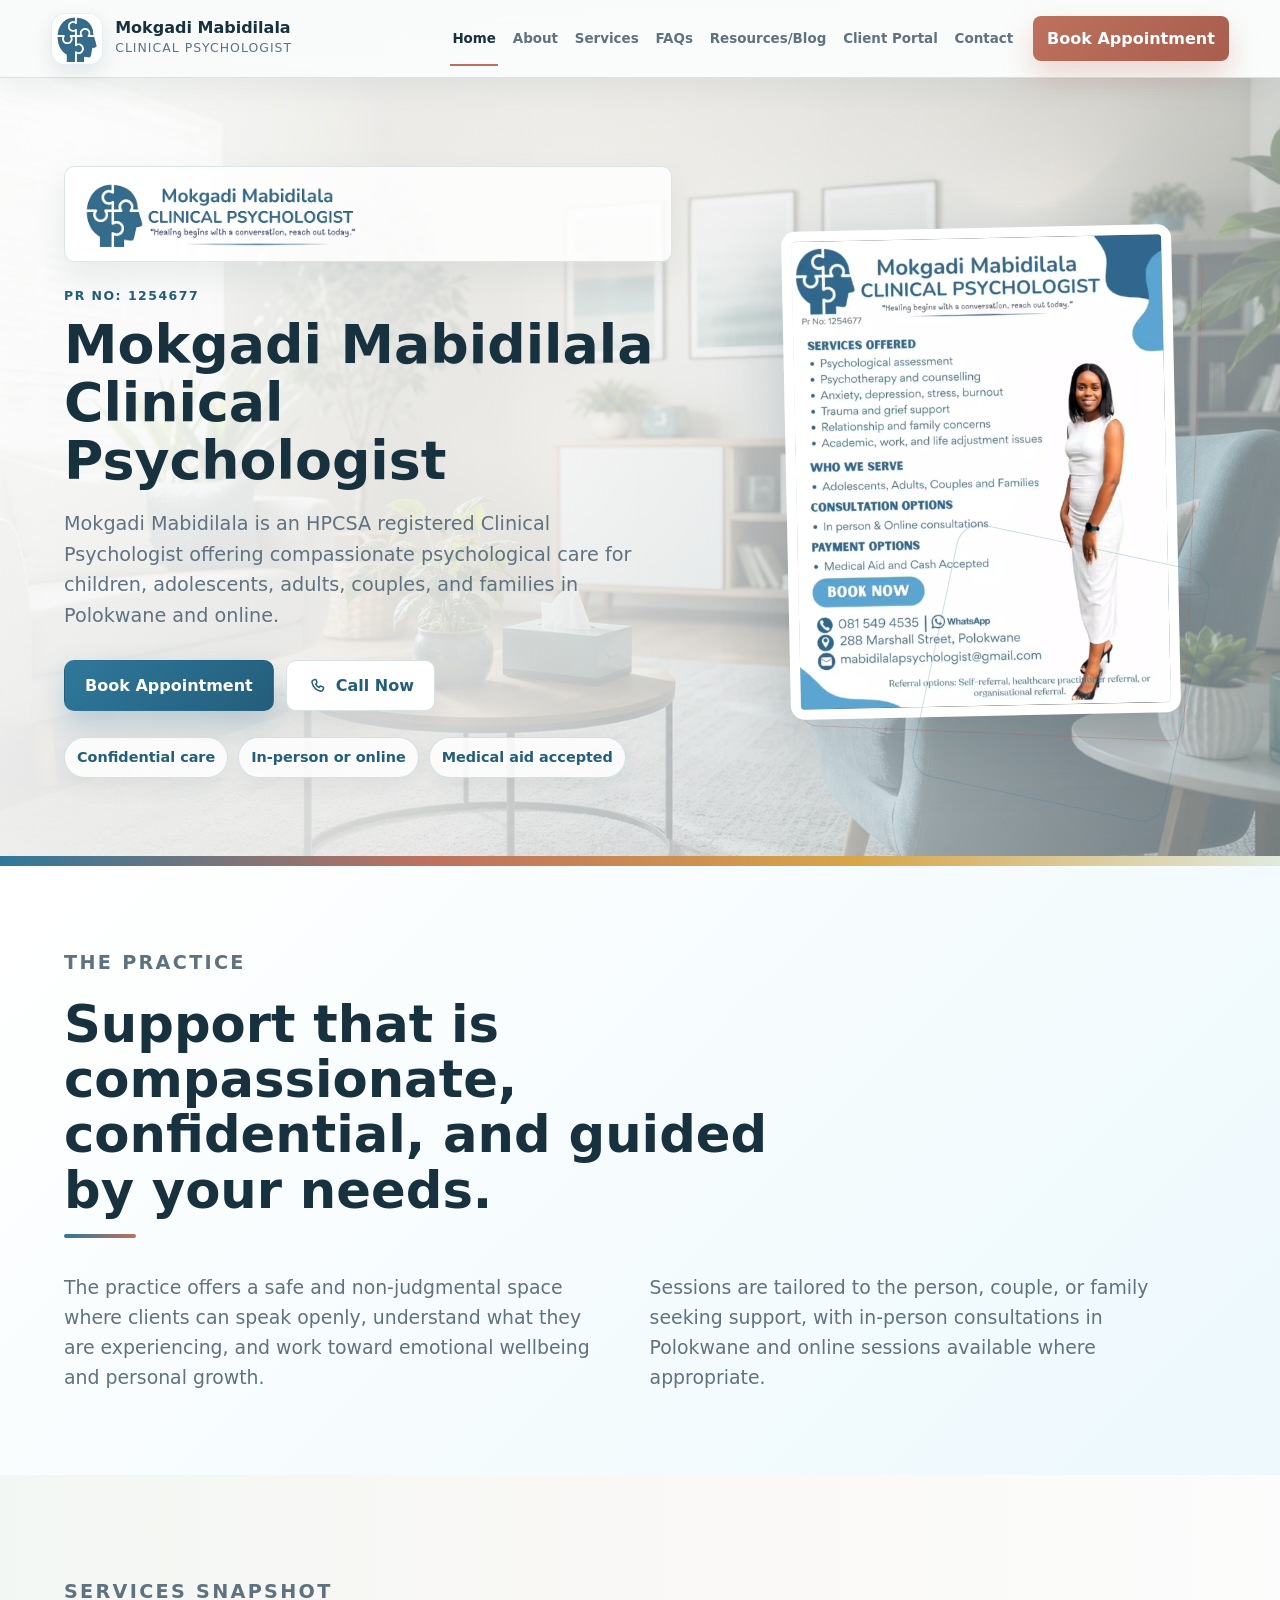
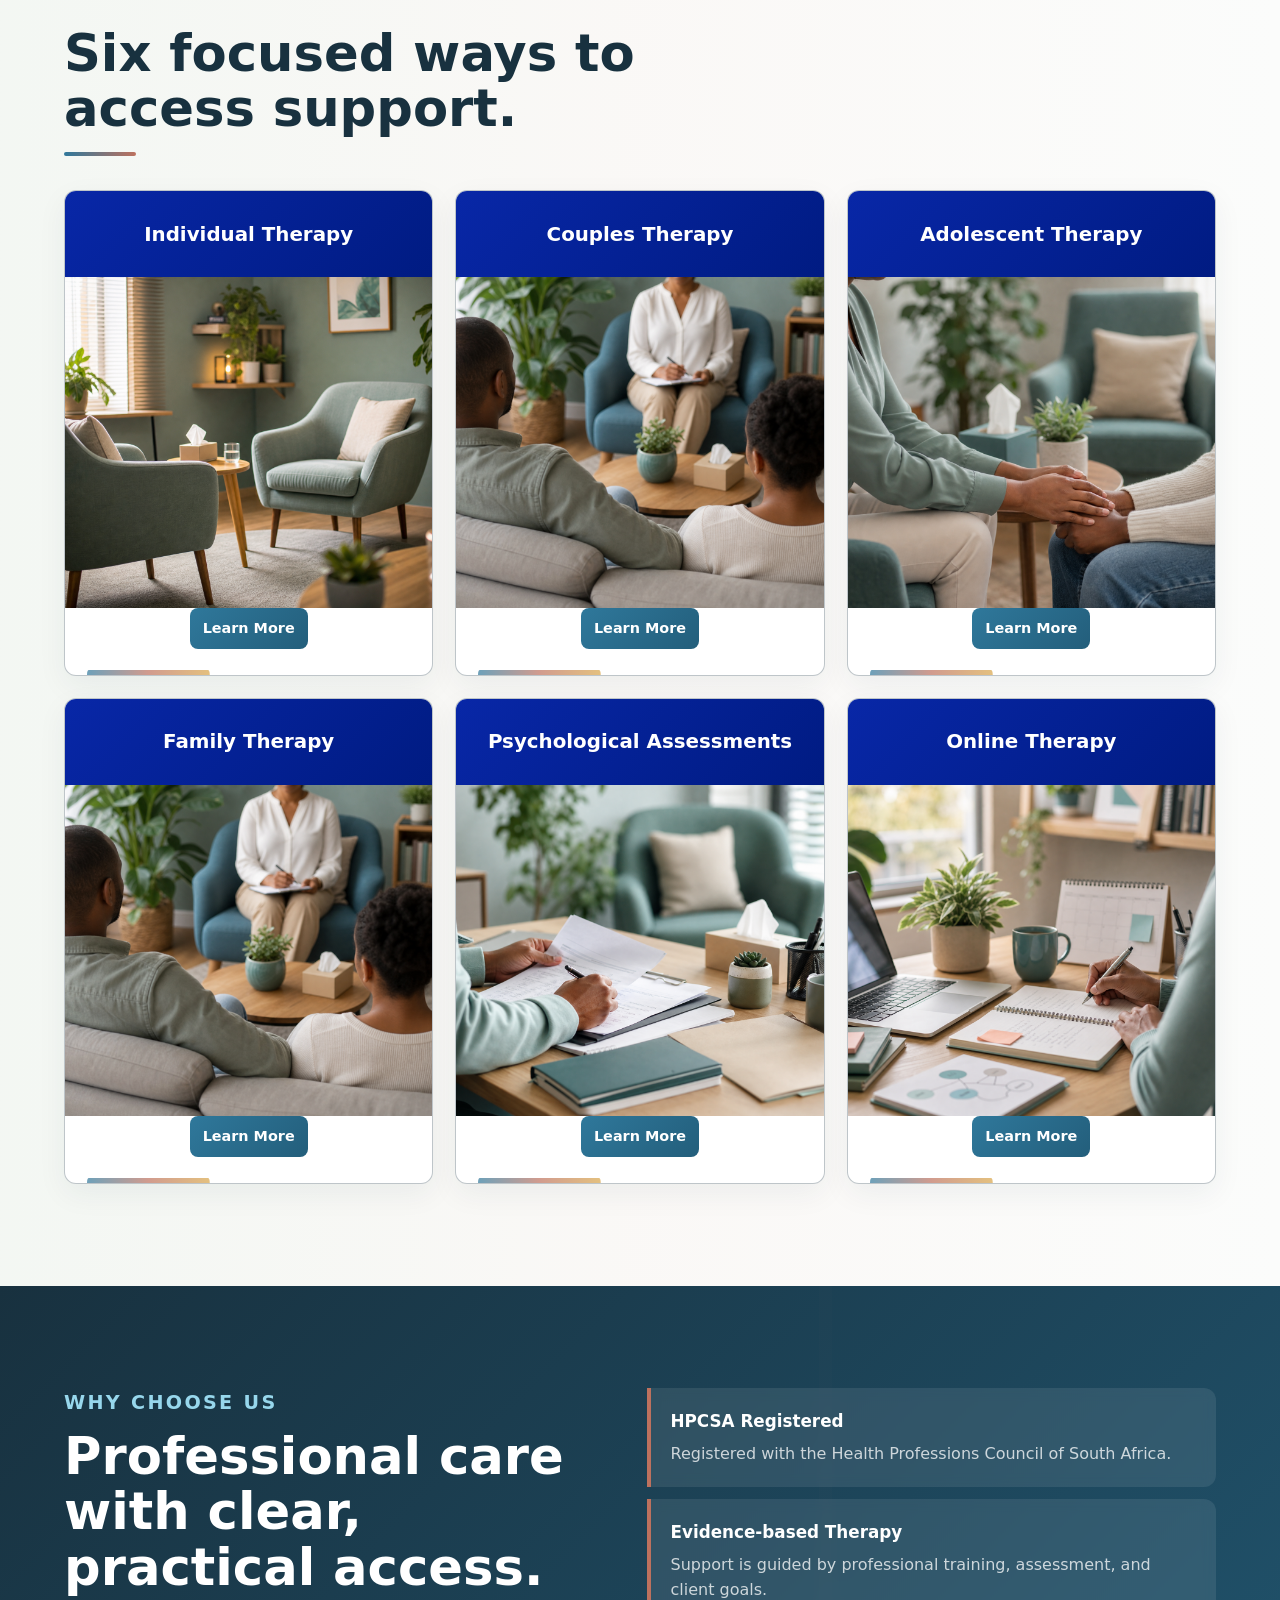
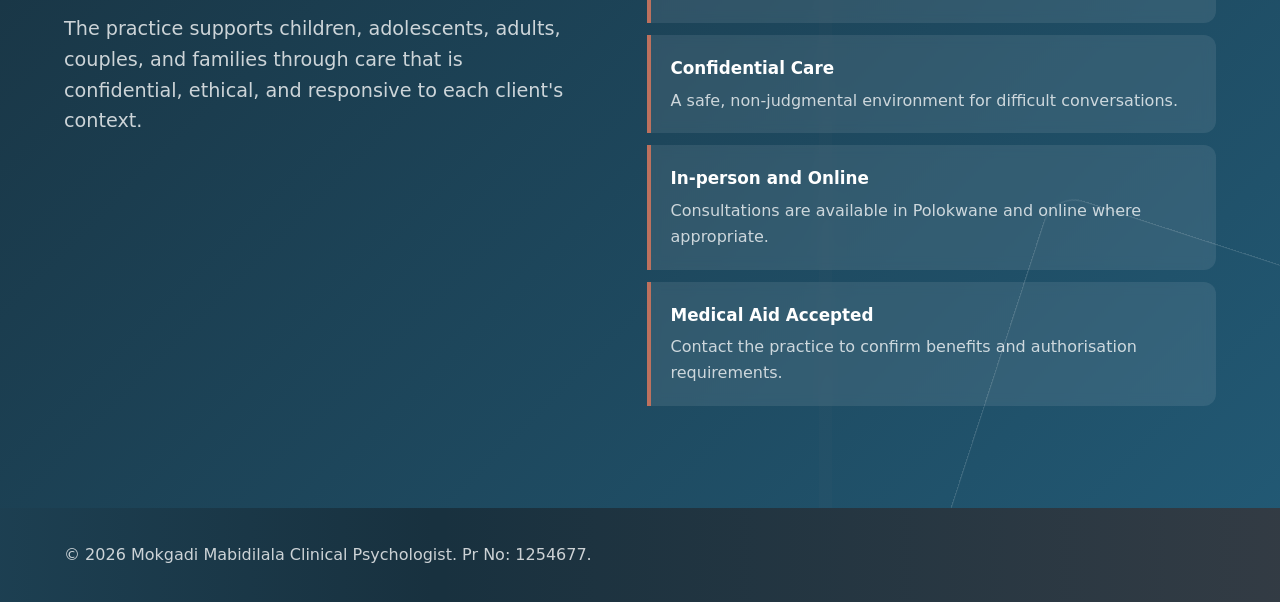
<file: index.html>
<!doctype html>
<html lang="en">
  <head>
    <meta charset="utf-8">
    <meta name="viewport" content="width=device-width, initial-scale=1">
    <title>Mokgadi Mabidilala Clinical Psychologist</title>
    <meta
      name="description"
      content="Mokgadi Mabidilala Clinical Psychologist in Polokwane. Individual therapy, couples therapy, online therapy, family therapy, psychological assessments, trauma debriefings, and group training."
    >
    <link rel="stylesheet" href="styles.css">
    <link rel="manifest" href="app.webmanifest">
    <meta name="theme-color" content="#2f789b">
  </head>
  <body>
    <header class="site-header">
      <a class="brand" href="#home" aria-label="Mokgadi Mabidilala home">
        <span class="brand-mark" aria-hidden="true"><img src="assets/mabidilala-logo-mark.png" alt=""></span>
        <span>
          <strong>Mokgadi Mabidilala</strong>
          <small>Clinical Psychologist</small>
        </span>
      </a>
      <button class="nav-toggle" type="button" aria-expanded="false" aria-controls="site-nav">
        <span></span>
        <span></span>
        <span></span>
      </button>
      <nav id="site-nav" class="site-nav" aria-label="Primary navigation">
        <a href="index.html" aria-current="page">Home</a>
        <a href="about.html">About</a>
        <a href="services.html">Services</a>
        <a href="faqs.html">FAQs</a>
        <a href="resources.html">Resources/Blog</a>
        <a href="portal.html">Client Portal</a>
        <a href="contact.html">Contact</a>
      </nav>
      <a class="header-booking-button" href="contact.html#booking">Book Appointment</a>
    </header>

    <main id="home">
      <section class="hero">
        <div class="hero-copy">
          <img class="hero-logo" src="assets/mabidilala-logo-full.png" alt="Mokgadi Mabidilala Clinical Psychologist logo">
          <p class="eyebrow">Pr No: 1254677</p>
          <h1>Mokgadi Mabidilala Clinical Psychologist</h1>
          <p class="lead">Mokgadi Mabidilala is an HPCSA registered Clinical Psychologist offering compassionate psychological care for children, adolescents, adults, couples, and families in Polokwane and online.</p>
          <div class="hero-actions">
            <a class="button primary" href="contact.html#booking">
              Book Appointment
            </a>
            <a class="button secondary" href="tel:+27815494535">
              <span class="button-icon" aria-hidden="true">
                <svg viewBox="0 0 24 24"><path d="M7.1 5.2 9 4.3c.8-.4 1.7 0 2 .8l.8 2c.3.7.1 1.4-.5 1.9l-.9.7a10.3 10.3 0 0 0 4 4l.7-.9c.5-.6 1.2-.8 1.9-.5l2 .8c.8.3 1.2 1.2.8 2l-.9 1.9c-.4.8-1.2 1.3-2.1 1.2A13.9 13.9 0 0 1 5.9 7.3c-.1-.9.4-1.7 1.2-2.1Z"></path></svg>
              </span>
              Call Now
            </a>
          </div>
          <div class="hero-trust-row" aria-label="Practice highlights">
            <span>Confidential care</span>
            <span>In-person or online</span>
            <span>Medical aid accepted</span>
          </div>
        </div>
        <figure class="hero-media">
          <img src="assets/practice-flyer.jpg" alt="Practice flyer for Mokgadi Mabidilala Clinical Psychologist">
        </figure>
      </section>

      <section class="intro-band">
        <div class="section-heading">
          <p class="eyebrow">The Practice</p>
          <h2>Support that is compassionate, confidential, and guided by your needs.</h2>
        </div>
        <div class="intro-copy">
          <p>The practice offers a safe and non-judgmental space where clients can speak openly, understand what they are experiencing, and work toward emotional wellbeing and personal growth.</p>
          <p>Sessions are tailored to the person, couple, or family seeking support, with in-person consultations in Polokwane and online sessions available where appropriate.</p>
        </div>
      </section>

      <section id="services" class="section services-section">
        <div class="section-heading">
          <p class="eyebrow">Services Snapshot</p>
          <h2>Six focused ways to access support.</h2>
        </div>
        <div class="service-grid">
          <article class="service-card therapy-card" tabindex="0">
            <figure class="service-picture" aria-label="Therapy room photo with two chairs arranged for counselling">
              <img src="assets/service-therapy.png" alt="Two comfortable chairs in a calm counselling room">
              <figcaption>Conversation creates room for insight.</figcaption>
            </figure>
            <h3>Individual Therapy</h3>
            <p>A confidential space to explore stress, emotional difficulties, loss, life changes, and self-understanding at your own pace.</p>
            <a class="learn-more-link" href="services.html#individual-therapy">Learn More</a>
          </article>
          <article class="service-card family-card" tabindex="0">
            <figure class="service-picture" aria-label="Relationship and family counselling photo in a welcoming room">
              <img src="assets/service-family.png" alt="People seated together in a welcoming counselling room">
              <figcaption>Relationships improve when people feel heard.</figcaption>
            </figure>
            <h3>Couples Therapy</h3>
            <p>A supportive space for partners to strengthen communication, deepen understanding, and build healthier ways of relating.</p>
            <a class="learn-more-link" href="services.html#couples-therapy">Learn More</a>
          </article>
          <article class="service-card trauma-card" tabindex="0">
            <figure class="service-picture" aria-label="Adolescent therapy photo in a calm setting">
              <img src="assets/service-trauma.png" alt="Supportive therapy setting for adolescent care">
              <figcaption>Support for young people and their families.</figcaption>
            </figure>
            <h3>Adolescent Therapy</h3>
            <p>Support for adolescents navigating emotional distress, stress, identity, school pressure, grief, trauma, or family changes.</p>
            <a class="learn-more-link" href="services.html#adolescent-therapy">Learn More</a>
          </article>
          <article class="service-card adjustment-card" tabindex="0">
            <figure class="service-picture" aria-label="Life adjustment support photo with laptop and planning notebook">
              <img src="assets/service-family.png" alt="Family therapy session in a welcoming counselling room">
              <figcaption>Support for family communication and connection.</figcaption>
            </figure>
            <h3>Family Therapy</h3>
            <p>Support for families navigating communication, transitions, parenting concerns, boundaries, and emotional strain.</p>
            <a class="learn-more-link" href="services.html#family-therapy">Learn More</a>
          </article>
          <article class="service-card assessment-card" tabindex="0">
            <figure class="service-picture" aria-label="Psychological assessment photo with forms and notes in a clinical office">
              <img src="assets/service-assessment.png" alt="Assessment forms and notes in a calm clinical office">
              <figcaption>Assessment brings the concern into focus.</figcaption>
            </figure>
            <h3>Psychological Assessments</h3>
            <p>Structured assessment to understand emotional, behavioural, academic, work, or adjustment concerns.</p>
            <a class="learn-more-link" href="services.html#psychological-assessments">Learn More</a>
          </article>
          <article class="service-card stress-card" tabindex="0">
            <figure class="service-picture" aria-label="Online therapy photo with laptop and planning notebook">
              <img src="assets/service-adjustment.png" alt="Laptop and notebook for online therapy planning">
              <figcaption>Flexible support from a private space that works for you.</figcaption>
            </figure>
            <h3>Online Therapy</h3>
            <p>Professional psychological support from the comfort and privacy of your own space, wherever appropriate.</p>
            <a class="learn-more-link" href="services.html#online-therapy">Learn More</a>
          </article>
        </div>
      </section>

      <section id="clients" class="split-section why-choose-section">
        <div>
          <p class="eyebrow">Why Choose Us</p>
          <h2>Professional care with clear, practical access.</h2>
          <p>The practice supports children, adolescents, adults, couples, and families through care that is confidential, ethical, and responsive to each client's context.</p>
        </div>
        <div class="info-list why-list" aria-label="Why choose the practice">
          <div>
            <strong>HPCSA Registered</strong>
            <span>Registered with the Health Professions Council of South Africa.</span>
          </div>
          <div>
            <strong>Evidence-based Therapy</strong>
            <span>Support is guided by professional training, assessment, and client goals.</span>
          </div>
          <div>
            <strong>Confidential Care</strong>
            <span>A safe, non-judgmental environment for difficult conversations.</span>
          </div>
          <div>
            <strong>In-person and Online</strong>
            <span>Consultations are available in Polokwane and online where appropriate.</span>
          </div>
          <div>
            <strong>Medical Aid Accepted</strong>
            <span>Contact the practice to confirm benefits and authorisation requirements.</span>
          </div>
        </div>
      </section>
    </main>

    <footer class="site-footer">
      <p>&copy; 2026 Mokgadi Mabidilala Clinical Psychologist. Pr No: 1254677.</p>
    </footer>

    <script src="script.js"></script>
  </body>
</html>
</file>
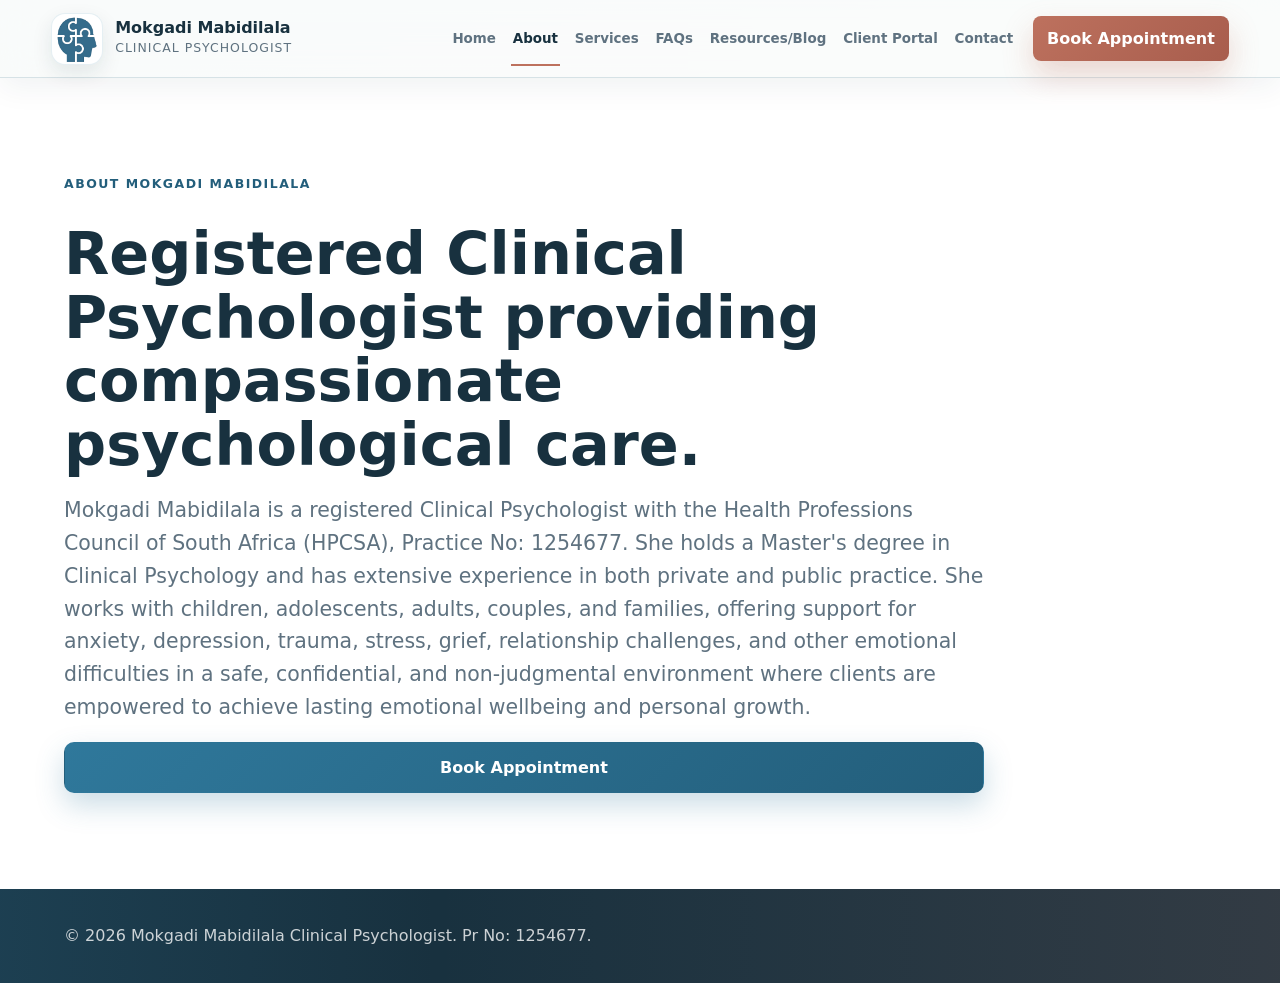
<file: about.html>
<!doctype html>
<html lang="en">
  <head>
    <meta charset="utf-8">
    <meta name="viewport" content="width=device-width, initial-scale=1">
    <title>About | Mokgadi Mabidilala Clinical Psychologist</title>
    <meta name="description" content="About Mokgadi Mabidilala Clinical Psychologist, serving adolescents, adults, couples, and families in Polokwane and online.">
    <link rel="stylesheet" href="styles.css">
    <link rel="manifest" href="app.webmanifest">
    <meta name="theme-color" content="#2f789b">
  </head>
  <body>
    <header class="site-header">
      <a class="brand" href="index.html" aria-label="Mokgadi Mabidilala home">
        <span class="brand-mark" aria-hidden="true"><img src="assets/mabidilala-logo-mark.png" alt=""></span>
        <span>
          <strong>Mokgadi Mabidilala</strong>
          <small>Clinical Psychologist</small>
        </span>
      </a>
      <button class="nav-toggle" type="button" aria-expanded="false" aria-controls="site-nav">
        <span></span>
        <span></span>
        <span></span>
      </button>
      <nav id="site-nav" class="site-nav" aria-label="Primary navigation">
        <a href="index.html">Home</a>
        <a href="about.html" aria-current="page">About</a>
        <a href="services.html">Services</a>
        <a href="faqs.html">FAQs</a>
        <a href="resources.html">Resources/Blog</a>
        <a href="portal.html">Client Portal</a>
        <a href="contact.html">Contact</a>
      </nav>
      <a class="header-booking-button" href="contact.html#booking">Book Appointment</a>
    </header>

    <main>
      <section class="content-band page-start">
        <article class="about-summary">
          <p class="eyebrow">About Mokgadi Mabidilala</p>
          <h1>Registered Clinical Psychologist providing compassionate psychological care.</h1>
          <p>Mokgadi Mabidilala is a registered Clinical Psychologist with the Health Professions Council of South Africa (HPCSA), Practice No: 1254677. She holds a Master's degree in Clinical Psychology and has extensive experience in both private and public practice. She works with children, adolescents, adults, couples, and families, offering support for anxiety, depression, trauma, stress, grief, relationship challenges, and other emotional difficulties in a safe, confidential, and non-judgmental environment where clients are empowered to achieve lasting emotional wellbeing and personal growth.</p>
          <a class="button primary" href="contact.html#booking">Book Appointment</a>
        </article>
      </section>
    </main>

    <footer class="site-footer">
      <p>&copy; 2026 Mokgadi Mabidilala Clinical Psychologist. Pr No: 1254677.</p>
    </footer>

    <script src="script.js"></script>
  </body>
</html>
</file>
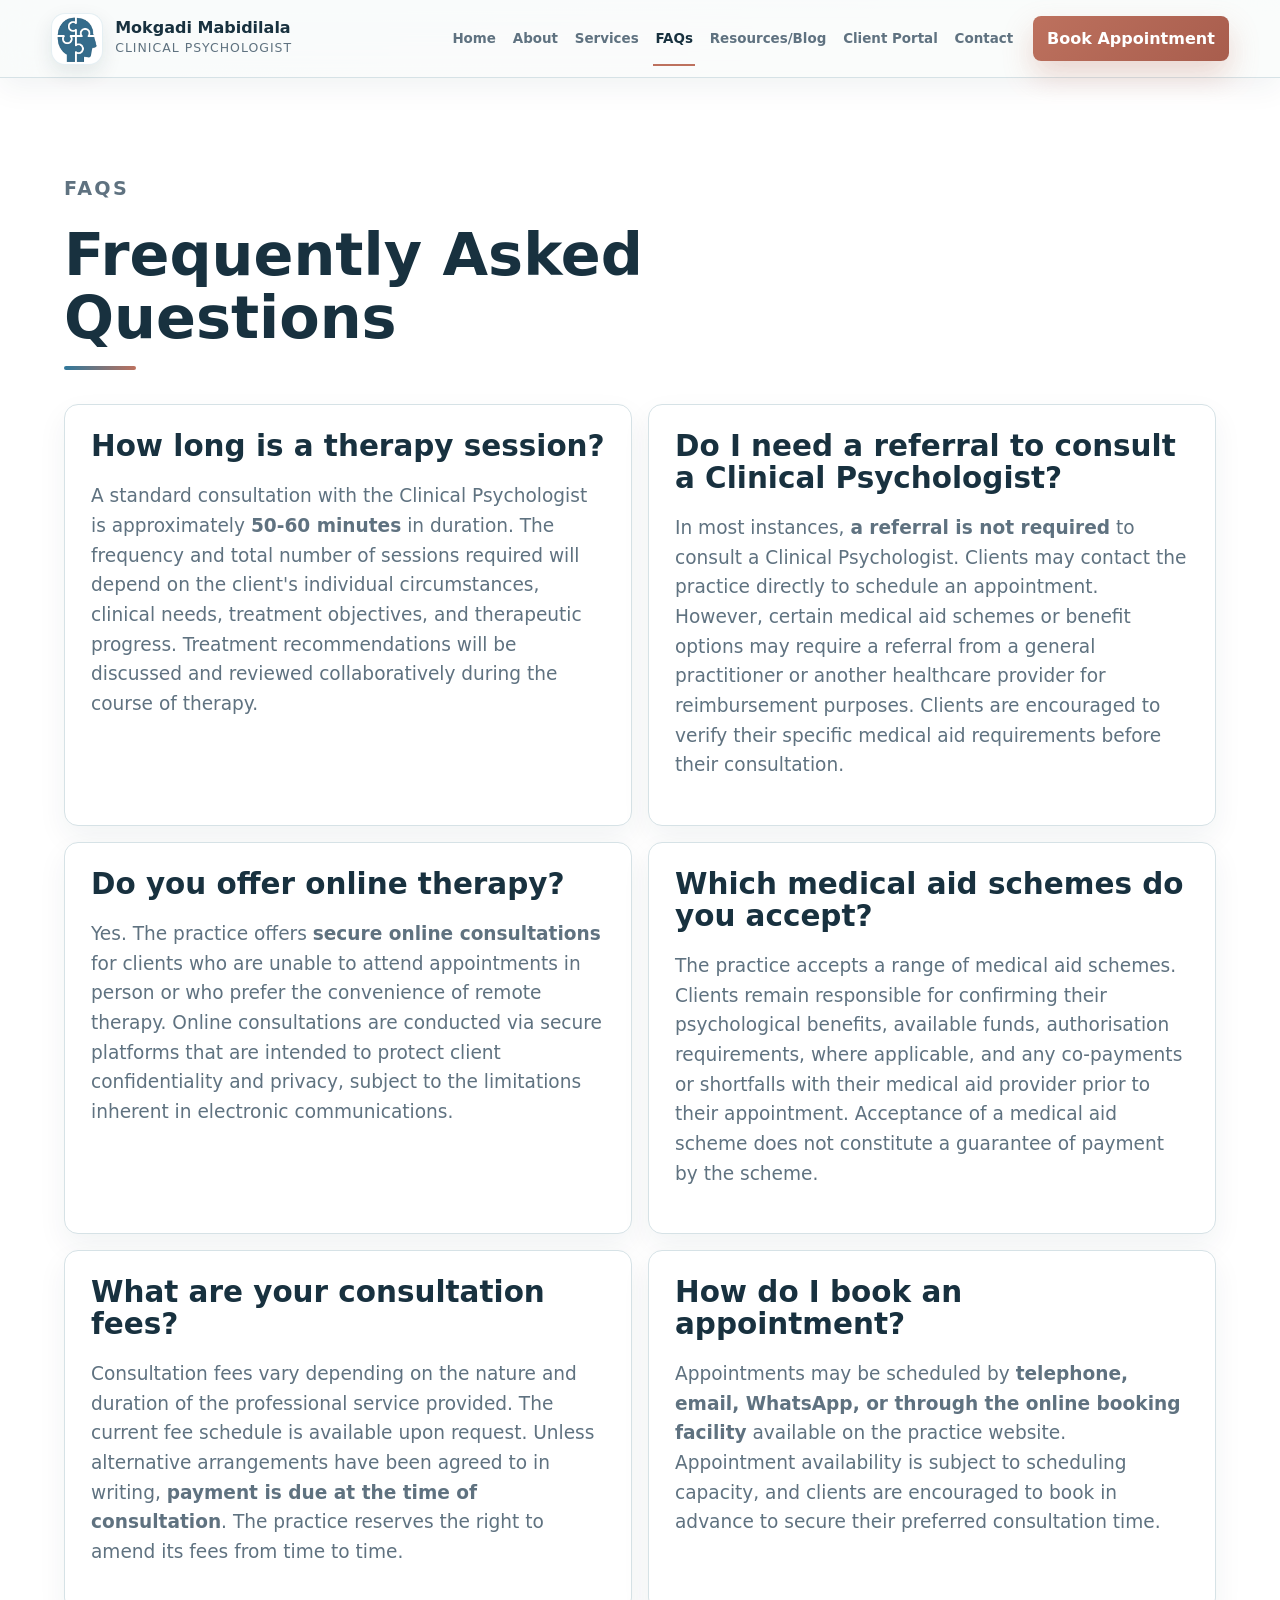
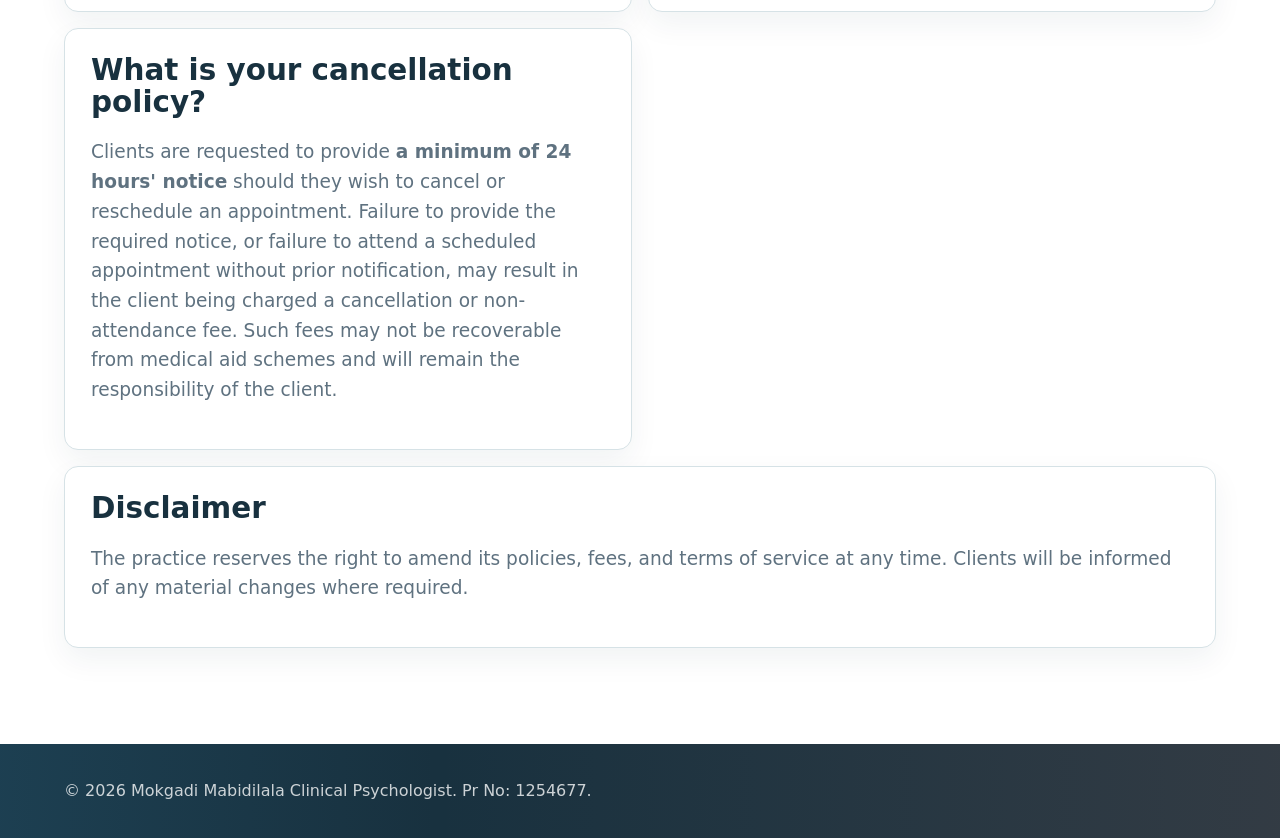
<file: faqs.html>
<!doctype html>
<html lang="en">
  <head>
    <meta charset="utf-8">
    <meta name="viewport" content="width=device-width, initial-scale=1">
    <title>FAQs | Mokgadi Mabidilala Clinical Psychologist</title>
    <meta name="description" content="Frequently asked questions about booking, therapy, online sessions, medical aid, and referrals.">
    <link rel="stylesheet" href="styles.css">
    <link rel="manifest" href="app.webmanifest">
    <meta name="theme-color" content="#2f789b">
  </head>
  <body>
    <header class="site-header">
      <a class="brand" href="index.html" aria-label="Mokgadi Mabidilala home">
        <span class="brand-mark" aria-hidden="true"><img src="assets/mabidilala-logo-mark.png" alt=""></span>
        <span>
          <strong>Mokgadi Mabidilala</strong>
          <small>Clinical Psychologist</small>
        </span>
      </a>
      <button class="nav-toggle" type="button" aria-expanded="false" aria-controls="site-nav">
        <span></span>
        <span></span>
        <span></span>
      </button>
      <nav id="site-nav" class="site-nav" aria-label="Primary navigation">
        <a href="index.html">Home</a>
        <a href="about.html">About</a>
        <a href="services.html">Services</a>
        <a href="faqs.html" aria-current="page">FAQs</a>
        <a href="resources.html">Resources/Blog</a>
        <a href="portal.html">Client Portal</a>
        <a href="contact.html">Contact</a>
      </nav>
      <a class="header-booking-button" href="contact.html#booking">Book Appointment</a>
    </header>

    <main>
      <section class="content-band page-start faq-content-band">
        <div class="section-heading faq-page-heading">
          <p class="eyebrow">FAQs</p>
          <h1>Frequently Asked Questions</h1>
        </div>
        <div class="faq-list">
          <article>
            <h2>How long is a therapy session?</h2>
            <p>A standard consultation with the Clinical Psychologist is approximately <strong>50-60 minutes</strong> in duration. The frequency and total number of sessions required will depend on the client's individual circumstances, clinical needs, treatment objectives, and therapeutic progress. Treatment recommendations will be discussed and reviewed collaboratively during the course of therapy.</p>
          </article>
          <article>
            <h2>Do I need a referral to consult a Clinical Psychologist?</h2>
            <p>In most instances, <strong>a referral is not required</strong> to consult a Clinical Psychologist. Clients may contact the practice directly to schedule an appointment. However, certain medical aid schemes or benefit options may require a referral from a general practitioner or another healthcare provider for reimbursement purposes. Clients are encouraged to verify their specific medical aid requirements before their consultation.</p>
          </article>
          <article>
            <h2>Do you offer online therapy?</h2>
            <p>Yes. The practice offers <strong>secure online consultations</strong> for clients who are unable to attend appointments in person or who prefer the convenience of remote therapy. Online consultations are conducted via secure platforms that are intended to protect client confidentiality and privacy, subject to the limitations inherent in electronic communications.</p>
          </article>
          <article>
            <h2>Which medical aid schemes do you accept?</h2>
            <p>The practice accepts a range of medical aid schemes. Clients remain responsible for confirming their psychological benefits, available funds, authorisation requirements, where applicable, and any co-payments or shortfalls with their medical aid provider prior to their appointment. Acceptance of a medical aid scheme does not constitute a guarantee of payment by the scheme.</p>
          </article>
          <article>
            <h2>What are your consultation fees?</h2>
            <p>Consultation fees vary depending on the nature and duration of the professional service provided. The current fee schedule is available upon request. Unless alternative arrangements have been agreed to in writing, <strong>payment is due at the time of consultation</strong>. The practice reserves the right to amend its fees from time to time.</p>
          </article>
          <article>
            <h2>How do I book an appointment?</h2>
            <p>Appointments may be scheduled by <strong>telephone, email, WhatsApp, or through the online booking facility</strong> available on the practice website. Appointment availability is subject to scheduling capacity, and clients are encouraged to book in advance to secure their preferred consultation time.</p>
          </article>
          <article>
            <h2>What is your cancellation policy?</h2>
            <p>Clients are requested to provide <strong>a minimum of 24 hours' notice</strong> should they wish to cancel or reschedule an appointment. Failure to provide the required notice, or failure to attend a scheduled appointment without prior notification, may result in the client being charged a cancellation or non-attendance fee. Such fees may not be recoverable from medical aid schemes and will remain the responsibility of the client.</p>
          </article>
          <article class="faq-disclaimer">
            <h2>Disclaimer</h2>
            <p>The practice reserves the right to amend its policies, fees, and terms of service at any time. Clients will be informed of any material changes where required.</p>
          </article>
        </div>
      </section>
    </main>

    <footer class="site-footer">
      <p>&copy; 2026 Mokgadi Mabidilala Clinical Psychologist. Pr No: 1254677.</p>
    </footer>

    <script src="script.js"></script>
  </body>
</html>
</file>
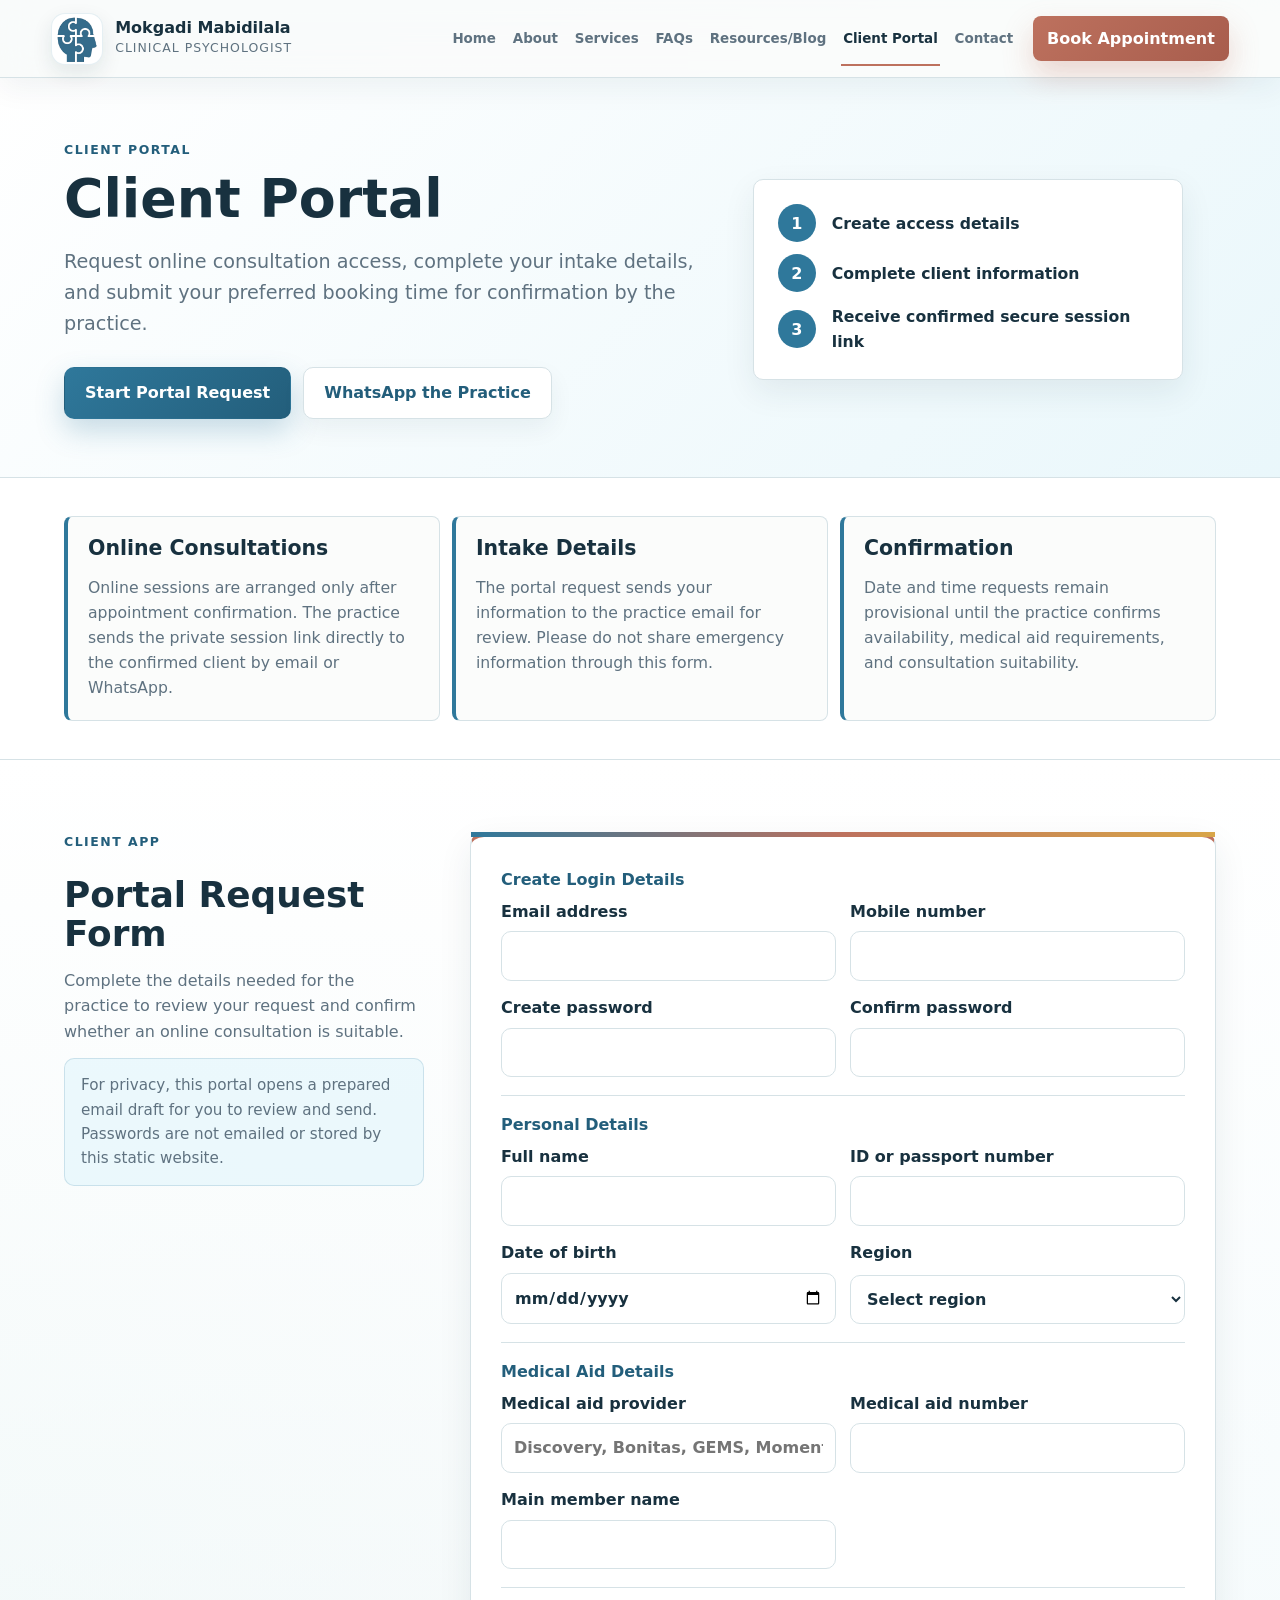
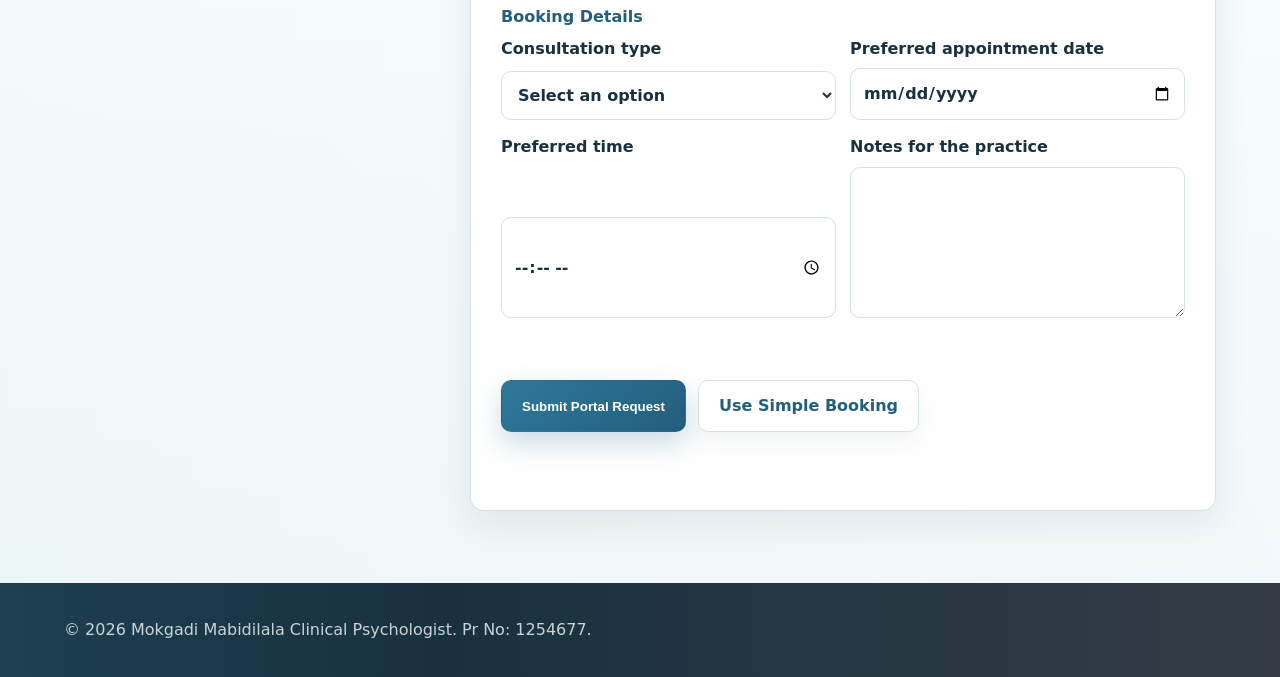
<file: portal.html>
<!doctype html>
<html lang="en">
  <head>
    <meta charset="utf-8">
    <meta name="viewport" content="width=device-width, initial-scale=1">
    <title>Client Portal | Mokgadi Mabidilala Clinical Psychologist</title>
    <meta name="description" content="Client portal for secure online consultation requests, bookings, personal details, medical aid information, and region details.">
    <link rel="stylesheet" href="styles.css">
    <link rel="manifest" href="app.webmanifest">
    <meta name="theme-color" content="#2f789b">
  </head>
  <body>
    <header class="site-header">
      <a class="brand" href="index.html" aria-label="Mokgadi Mabidilala home">
        <span class="brand-mark" aria-hidden="true"><img src="assets/mabidilala-logo-mark.png" alt=""></span>
        <span>
          <strong>Mokgadi Mabidilala</strong>
          <small>Clinical Psychologist</small>
        </span>
      </a>
      <button class="nav-toggle" type="button" aria-expanded="false" aria-controls="site-nav">
        <span></span>
        <span></span>
        <span></span>
      </button>
      <nav id="site-nav" class="site-nav" aria-label="Primary navigation">
        <a href="index.html">Home</a>
        <a href="about.html">About</a>
        <a href="services.html">Services</a>
        <a href="faqs.html">FAQs</a>
        <a href="resources.html">Resources/Blog</a>
        <a href="portal.html" aria-current="page">Client Portal</a>
        <a href="contact.html">Contact</a>
      </nav>
      <a class="header-booking-button" href="contact.html#booking">Book Appointment</a>
    </header>

    <main>
      <section class="portal-hero page-start">
        <div>
          <p class="eyebrow">Client Portal</p>
          <h1>Client Portal</h1>
          <p class="lead">Request online consultation access, complete your intake details, and submit your preferred booking time for confirmation by the practice.</p>
          <div class="hero-actions">
            <a class="button primary" href="#portal-form">Start Portal Request</a>
            <a class="button secondary" href="https://wa.me/27815494535">WhatsApp the Practice</a>
          </div>
        </div>
        <div class="portal-status-panel" aria-label="Online consultation process">
          <span>1</span>
          <strong>Create access details</strong>
          <span>2</span>
          <strong>Complete client information</strong>
          <span>3</span>
          <strong>Receive confirmed secure session link</strong>
        </div>
      </section>

      <section class="portal-security-strip" aria-label="Secure consultation notes">
        <article>
          <h2>Online Consultations</h2>
          <p>Online sessions are arranged only after appointment confirmation. The practice sends the private session link directly to the confirmed client by email or WhatsApp.</p>
        </article>
        <article>
          <h2>Intake Details</h2>
          <p>The portal request sends your information to the practice email for review. Please do not share emergency information through this form.</p>
        </article>
        <article>
          <h2>Confirmation</h2>
          <p>Date and time requests remain provisional until the practice confirms availability, medical aid requirements, and consultation suitability.</p>
        </article>
      </section>

      <section id="portal-form" class="portal-form-section">
        <div class="portal-form-layout">
          <aside class="portal-form-intro">
            <p class="eyebrow">Client App</p>
            <h2>Portal Request Form</h2>
            <p>Complete the details needed for the practice to review your request and confirm whether an online consultation is suitable.</p>
            <p class="privacy-note">For privacy, this portal opens a prepared email draft for you to review and send. Passwords are not emailed or stored by this static website.</p>
          </aside>

          <form class="booking-form portal-form" id="portal-request-form">
            <fieldset>
              <legend>Create Login Details</legend>
              <label>
                Email address
                <input name="portalEmail" type="email" autocomplete="email" required>
              </label>
              <label>
                Mobile number
                <input name="portalPhone" type="tel" autocomplete="tel" required>
              </label>
              <label>
                Create password
                <input name="portalPassword" type="password" autocomplete="new-password" minlength="8" required>
              </label>
              <label>
                Confirm password
                <input name="portalPasswordConfirm" type="password" autocomplete="new-password" minlength="8" required>
              </label>
            </fieldset>

            <fieldset>
              <legend>Personal Details</legend>
              <label>
                Full name
                <input name="clientName" type="text" autocomplete="name" required>
              </label>
              <label>
                ID or passport number
                <input name="clientId" type="text" autocomplete="off" required>
              </label>
              <label>
                Date of birth
                <input name="birthDate" type="date" required>
              </label>
              <label>
                Region
                <select name="region" required>
                  <option value="">Select region</option>
                  <option>Limpopo</option>
                  <option>Gauteng</option>
                  <option>Mpumalanga</option>
                  <option>North West</option>
                  <option>Free State</option>
                  <option>KwaZulu-Natal</option>
                  <option>Eastern Cape</option>
                  <option>Western Cape</option>
                  <option>Northern Cape</option>
                  <option>Outside South Africa</option>
                </select>
              </label>
            </fieldset>

            <fieldset>
              <legend>Medical Aid Details</legend>
              <label>
                Medical aid provider
                <input name="medicalAidProvider" type="text" autocomplete="off" placeholder="Discovery, Bonitas, GEMS, Momentum, etc.">
              </label>
              <label>
                Medical aid number
                <input name="medicalAidNumber" type="text" autocomplete="off">
              </label>
              <label>
                Main member name
                <input name="mainMemberName" type="text" autocomplete="off">
              </label>
            </fieldset>

            <fieldset>
              <legend>Booking Details</legend>
              <label>
                Consultation type
                <select name="consultation" required>
                  <option value="">Select an option</option>
                  <option>Online therapy</option>
                  <option>Individual therapy</option>
                  <option>Couples therapy</option>
                  <option>Family therapy</option>
                  <option>Child and adolescent therapy</option>
                  <option>Psychological assessment</option>
                  <option>Group therapy</option>
                </select>
              </label>
              <label>
                Preferred appointment date
                <input name="appointmentDate" type="date" required>
              </label>
              <label>
                Preferred time
                <input name="appointmentTime" type="time" required>
              </label>
              <label>
                Notes for the practice
                <textarea name="message" rows="5" required></textarea>
              </label>
            </fieldset>

            <div class="form-actions">
              <button class="button primary" type="submit">Submit Portal Request</button>
              <a class="button secondary" href="contact.html#booking">Use Simple Booking</a>
            </div>
            <p class="form-status" role="status" aria-live="polite"></p>
          </form>
        </div>
      </section>
    </main>

    <footer class="site-footer">
      <p>&copy; 2026 Mokgadi Mabidilala Clinical Psychologist. Pr No: 1254677.</p>
    </footer>

    <script src="script.js"></script>
  </body>
</html>
</file>
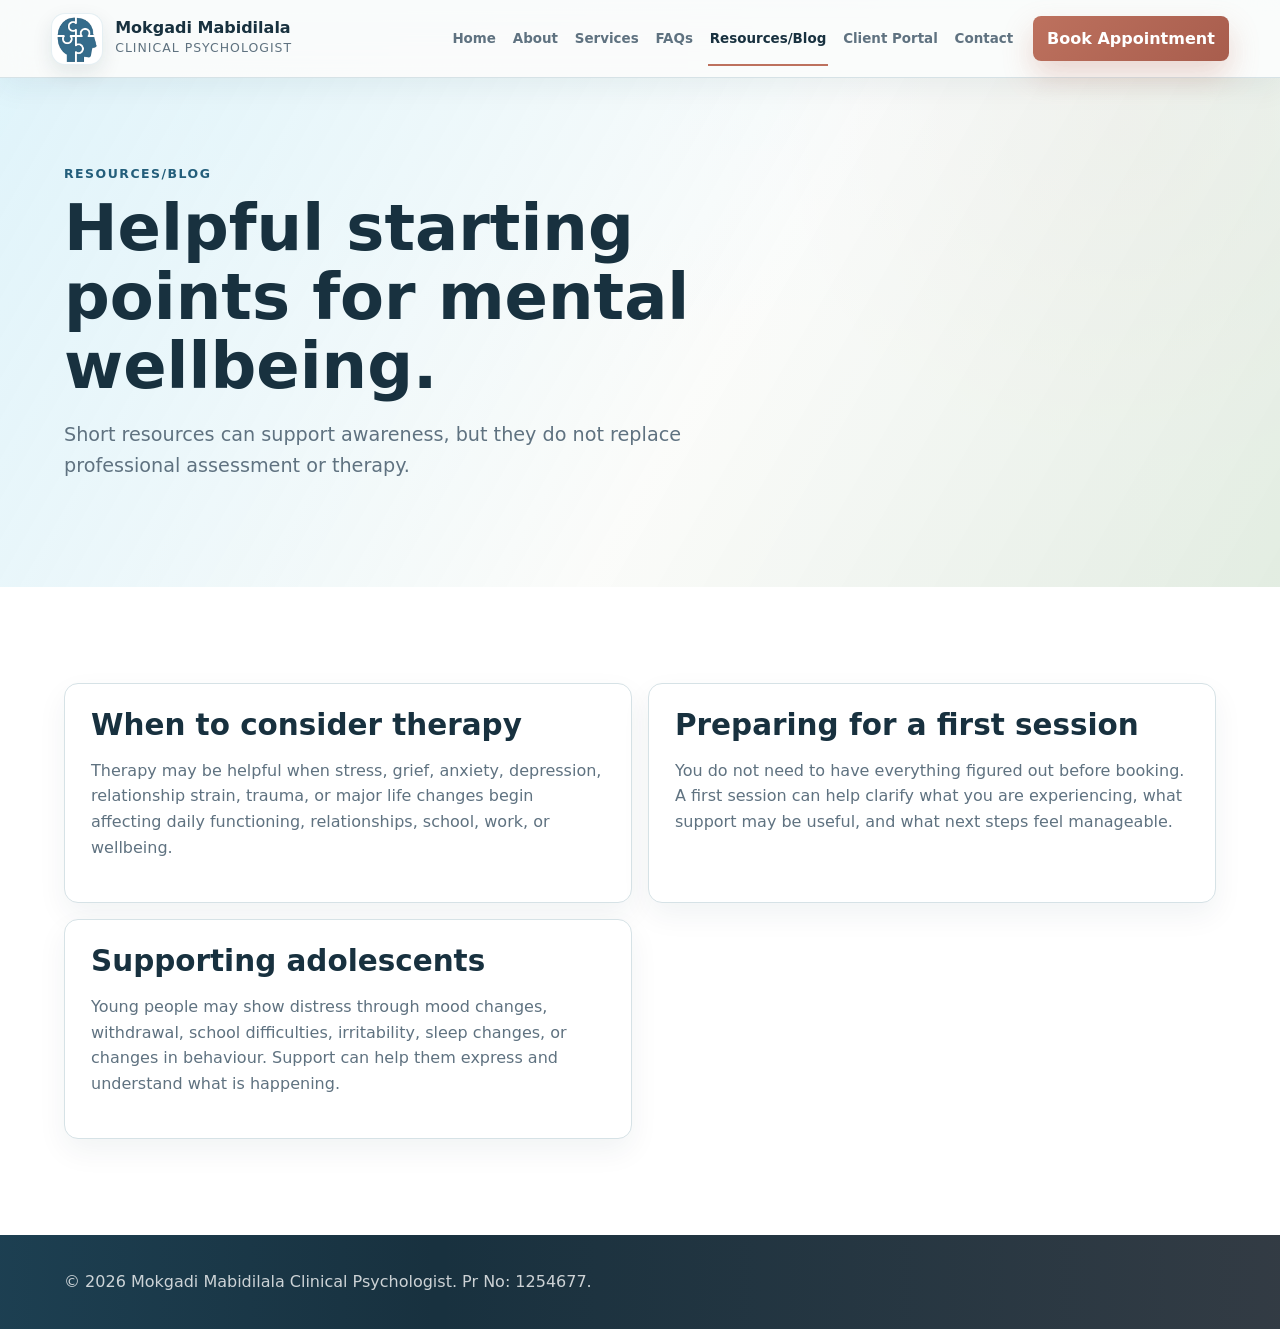
<file: resources.html>
<!doctype html>
<html lang="en">
  <head>
    <meta charset="utf-8">
    <meta name="viewport" content="width=device-width, initial-scale=1">
    <title>Resources | Mokgadi Mabidilala Clinical Psychologist</title>
    <meta name="description" content="Helpful mental health resources and short guidance from Mokgadi Mabidilala Clinical Psychologist.">
    <link rel="stylesheet" href="styles.css">
    <link rel="manifest" href="app.webmanifest">
    <meta name="theme-color" content="#2f789b">
  </head>
  <body>
    <header class="site-header">
      <a class="brand" href="index.html" aria-label="Mokgadi Mabidilala home">
        <span class="brand-mark" aria-hidden="true"><img src="assets/mabidilala-logo-mark.png" alt=""></span>
        <span>
          <strong>Mokgadi Mabidilala</strong>
          <small>Clinical Psychologist</small>
        </span>
      </a>
      <button class="nav-toggle" type="button" aria-expanded="false" aria-controls="site-nav">
        <span></span>
        <span></span>
        <span></span>
      </button>
      <nav id="site-nav" class="site-nav" aria-label="Primary navigation">
        <a href="index.html">Home</a>
        <a href="about.html">About</a>
        <a href="services.html">Services</a>
        <a href="faqs.html">FAQs</a>
        <a href="resources.html" aria-current="page">Resources/Blog</a>
        <a href="portal.html">Client Portal</a>
        <a href="contact.html">Contact</a>
      </nav>
      <a class="header-booking-button" href="contact.html#booking">Book Appointment</a>
    </header>

    <main>
      <section class="page-hero compact">
        <p class="eyebrow">Resources/Blog</p>
        <h1>Helpful starting points for mental wellbeing.</h1>
        <p class="lead">Short resources can support awareness, but they do not replace professional assessment or therapy.</p>
      </section>

      <section class="content-band">
        <div class="resource-grid">
          <article>
            <h2>When to consider therapy</h2>
            <p>Therapy may be helpful when stress, grief, anxiety, depression, relationship strain, trauma, or major life changes begin affecting daily functioning, relationships, school, work, or wellbeing.</p>
          </article>
          <article>
            <h2>Preparing for a first session</h2>
            <p>You do not need to have everything figured out before booking. A first session can help clarify what you are experiencing, what support may be useful, and what next steps feel manageable.</p>
          </article>
          <article>
            <h2>Supporting adolescents</h2>
            <p>Young people may show distress through mood changes, withdrawal, school difficulties, irritability, sleep changes, or changes in behaviour. Support can help them express and understand what is happening.</p>
          </article>
        </div>
      </section>
    </main>

    <footer class="site-footer">
      <p>&copy; 2026 Mokgadi Mabidilala Clinical Psychologist. Pr No: 1254677.</p>
    </footer>

    <script src="script.js"></script>
  </body>
</html>
</file>
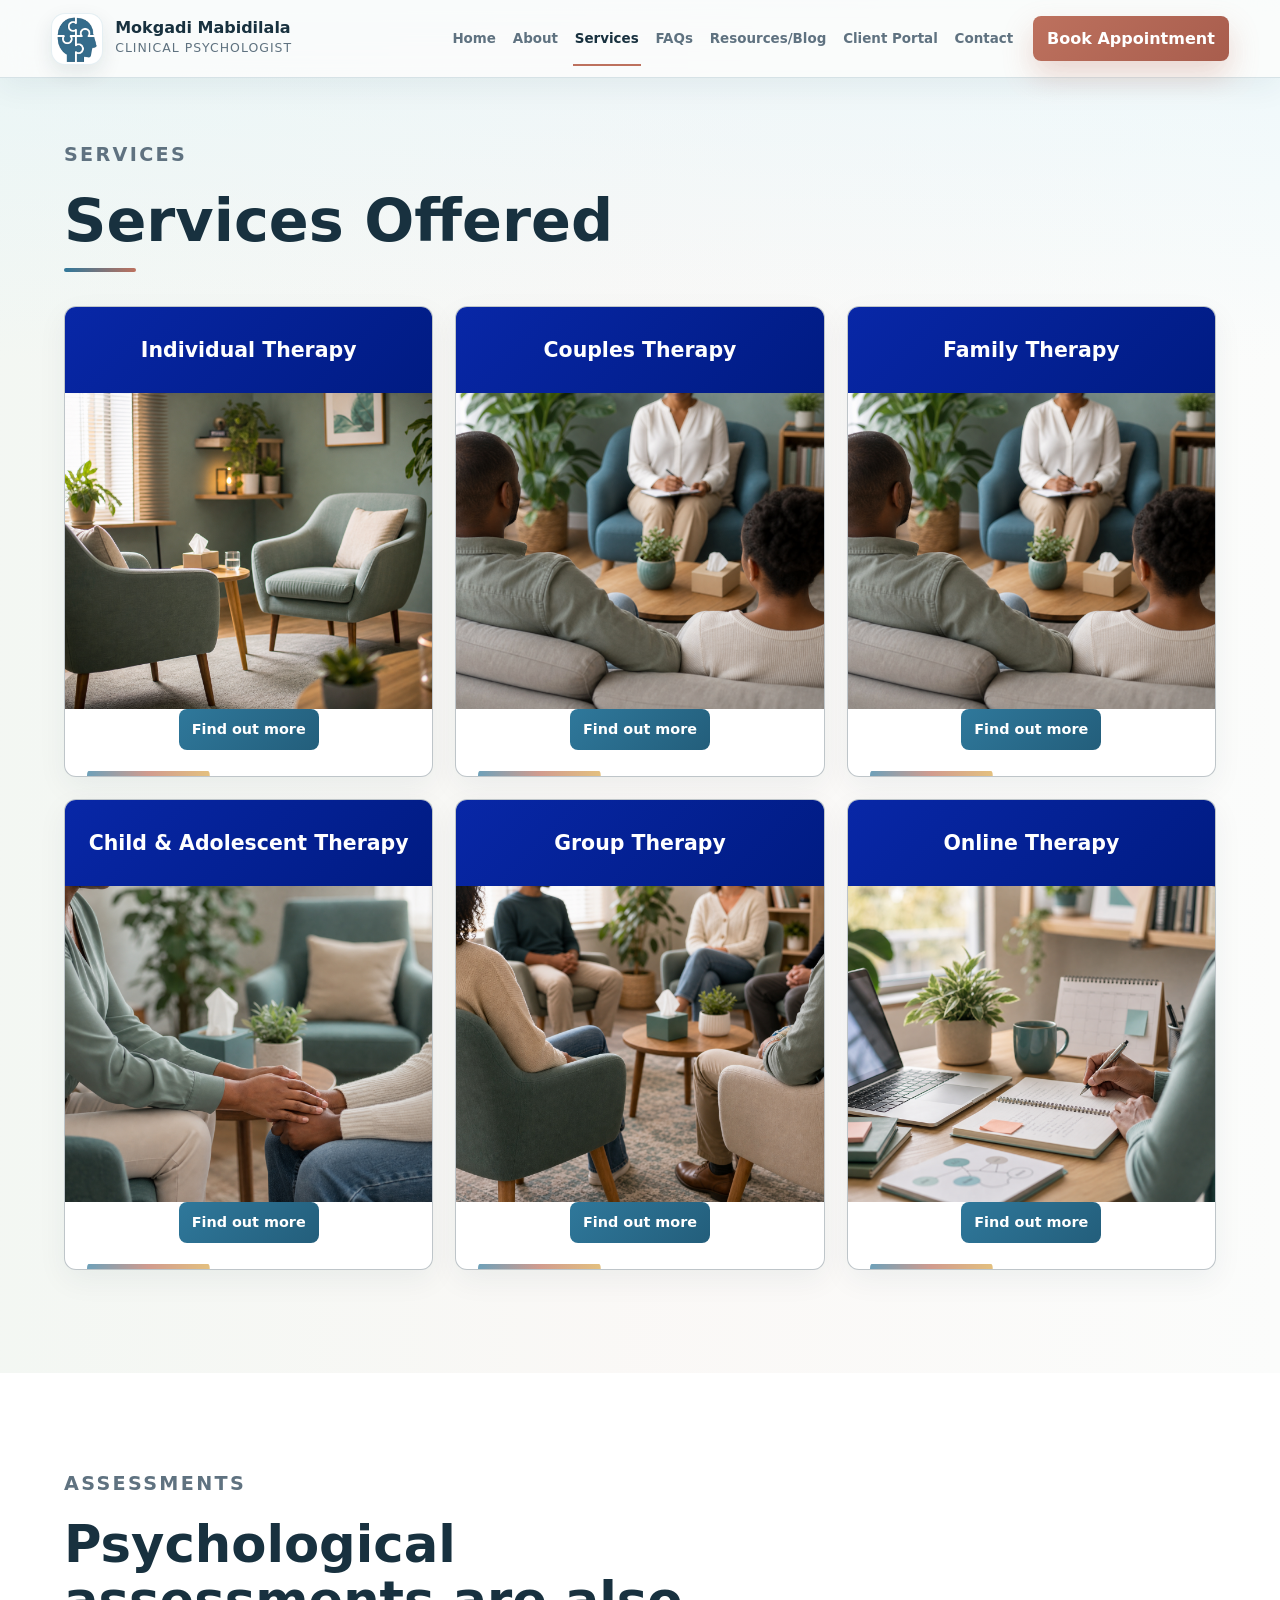
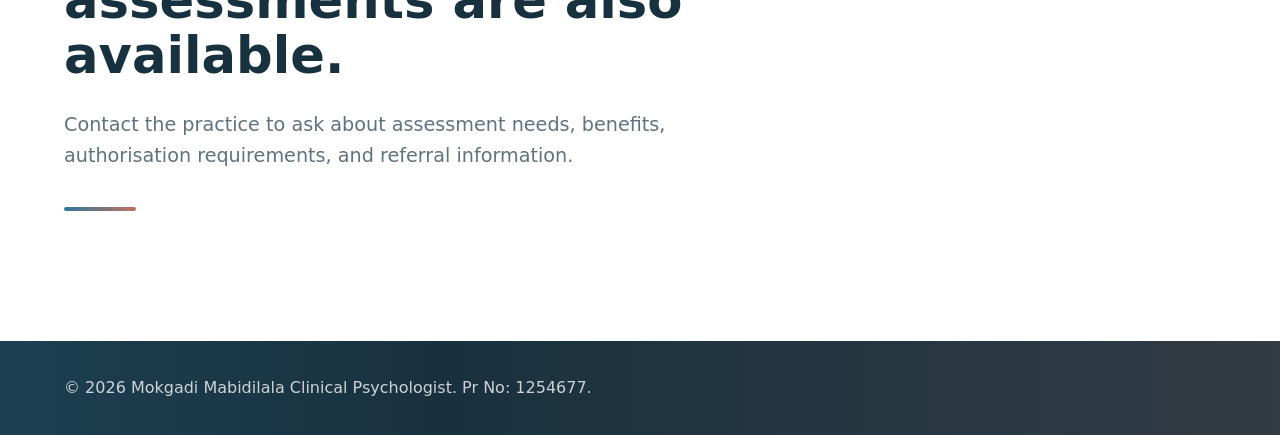
<file: services.html>
<!doctype html>
<html lang="en">
  <head>
    <meta charset="utf-8">
    <meta name="viewport" content="width=device-width, initial-scale=1">
    <title>Services | Mokgadi Mabidilala Clinical Psychologist</title>
    <meta name="description" content="Individual therapy, couples therapy, family therapy, child and adolescent therapy, group therapy, and online therapy in Polokwane and online.">
    <link rel="stylesheet" href="styles.css">
    <link rel="manifest" href="app.webmanifest">
    <meta name="theme-color" content="#2f789b">
  </head>
  <body>
    <header class="site-header">
      <a class="brand" href="index.html" aria-label="Mokgadi Mabidilala home">
        <span class="brand-mark" aria-hidden="true"><img src="assets/mabidilala-logo-mark.png" alt=""></span>
        <span>
          <strong>Mokgadi Mabidilala</strong>
          <small>Clinical Psychologist</small>
        </span>
      </a>
      <button class="nav-toggle" type="button" aria-expanded="false" aria-controls="site-nav">
        <span></span>
        <span></span>
        <span></span>
      </button>
      <nav id="site-nav" class="site-nav" aria-label="Primary navigation">
        <a href="index.html">Home</a>
        <a href="about.html">About</a>
        <a href="services.html" aria-current="page">Services</a>
        <a href="faqs.html">FAQs</a>
        <a href="resources.html">Resources/Blog</a>
        <a href="portal.html">Client Portal</a>
        <a href="contact.html">Contact</a>
      </nav>
      <a class="header-booking-button" href="contact.html#booking">Book Appointment</a>
    </header>

    <main>
      <section class="section services-section page-start">
        <div class="section-heading service-page-heading">
          <p class="eyebrow">Services</p>
          <h1>Services Offered</h1>
        </div>
        <div class="service-grid service-package-grid">
          <article class="service-card therapy-card" id="individual-therapy" tabindex="0">
            <figure class="service-picture">
              <img src="assets/service-therapy.png" alt="Two comfortable chairs in a calm counselling room">
              <figcaption>Private support tailored to your needs.</figcaption>
            </figure>
            <h2>Individual Therapy</h2>
            <p>Support for stress, anxiety, depression, grief, trauma, relationship concerns, major life changes, and self-understanding.</p>
            <a class="learn-more-link" href="contact.html#booking">Find out more</a>
          </article>
          <article class="service-card family-card" id="couples-therapy" tabindex="0">
            <figure class="service-picture">
              <img src="assets/service-family.png" alt="People seated together in a welcoming counselling room">
              <figcaption>Support for communication and connection.</figcaption>
            </figure>
            <h2>Couples Therapy</h2>
            <p>A supportive space for partners to strengthen communication, deepen understanding, nurture intimacy, and build healthier patterns.</p>
            <a class="learn-more-link" href="contact.html#booking">Find out more</a>
          </article>
          <article class="service-card adjustment-card" id="family-therapy" tabindex="0">
            <figure class="service-picture">
              <img src="assets/service-family.png" alt="Family therapy session in a welcoming counselling room">
              <figcaption>Family support that helps people feel heard.</figcaption>
            </figure>
            <h2>Family Therapy</h2>
            <p>Support for families navigating communication, transitions, parenting concerns, boundaries, conflict, and emotional strain.</p>
            <a class="learn-more-link" href="contact.html#booking">Find out more</a>
          </article>
          <article class="service-card trauma-card" id="adolescent-therapy" tabindex="0">
            <figure class="service-picture">
              <img src="assets/service-trauma.png" alt="Supportive therapy setting for adolescent care">
              <figcaption>Care for children and adolescents.</figcaption>
            </figure>
            <h2>Child & Adolescent Therapy</h2>
            <p>Support for young people experiencing emotional distress, school pressure, grief, trauma, adjustment concerns, or family changes.</p>
            <a class="learn-more-link" href="contact.html#booking">Find out more</a>
          </article>
          <article class="service-card group-card" id="group-therapy" tabindex="0">
            <figure class="service-picture">
              <img src="assets/service-group-counselling.png" alt="Group counselling chairs arranged in a calm therapy room">
              <figcaption>Guided support in a group setting.</figcaption>
            </figure>
            <h2>Group Therapy</h2>
            <p>Facilitated group support for shared learning, emotional wellbeing, coping skills, team wellbeing, and healthier communication.</p>
            <a class="learn-more-link" href="contact.html#booking">Find out more</a>
          </article>
          <article class="service-card stress-card" id="online-therapy" tabindex="0">
            <figure class="service-picture">
              <img src="assets/service-adjustment.png" alt="Laptop and notebook for online therapy planning">
              <figcaption>Professional care from a private space.</figcaption>
            </figure>
            <h2>Online Therapy</h2>
            <p>Flexible psychological support for clients whose location, schedule, travel demands, or personal circumstances make online care suitable.</p>
            <a class="learn-more-link" href="contact.html#booking">Find out more</a>
          </article>
        </div>
      </section>

      <section id="psychological-assessments" class="content-band">
        <div class="section-heading">
          <p class="eyebrow">Assessments</p>
          <h2>Psychological assessments are also available.</h2>
          <p>Contact the practice to ask about assessment needs, benefits, authorisation requirements, and referral information.</p>
        </div>
      </section>
    </main>

    <footer class="site-footer">
      <p>&copy; 2026 Mokgadi Mabidilala Clinical Psychologist. Pr No: 1254677.</p>
    </footer>

    <script src="script.js"></script>
  </body>
</html>
</file>
<file: styles.css>
:root {
  --ink: #18313f;
  --muted: #5f7280;
  --blue: #2f789b;
  --blue-dark: #235e7b;
  --sky: #dff4fb;
  --sage: #dfeade;
  --coral: #bd715e;
  --gold: #d8a548;
  --blush: #f7e7e1;
  --paper: #fbfcfb;
  --line: #d6e2e6;
  --shadow: 0 18px 45px rgba(24, 49, 63, 0.14);
  --deep-shadow: 0 28px 70px rgba(24, 49, 63, 0.2);
  font-family: Inter, ui-sans-serif, system-ui, -apple-system, BlinkMacSystemFont, "Segoe UI", Arial, sans-serif;
}

* {
  box-sizing: border-box;
}

html {
  scroll-behavior: smooth;
}

body {
  margin: 0;
  color: var(--ink);
  background:
    linear-gradient(180deg, rgba(223, 244, 251, 0.52), rgba(251, 252, 251, 0) 360px),
    linear-gradient(90deg, rgba(223, 234, 222, 0.28), rgba(247, 231, 225, 0.18), rgba(251, 252, 251, 0)),
    var(--paper);
  line-height: 1.6;
}

a {
  color: inherit;
  text-decoration: none;
}

img {
  display: block;
  max-width: 100%;
}

.site-header {
  position: sticky;
  top: 0;
  z-index: 20;
  display: flex;
  align-items: center;
  justify-content: space-between;
  min-height: 78px;
  padding: 12px clamp(18px, 4vw, 64px);
  background: rgba(251, 252, 251, 0.9);
  border-bottom: 1px solid var(--line);
  backdrop-filter: blur(16px);
  box-shadow: 0 10px 30px rgba(24, 49, 63, 0.06);
}

.brand {
  display: inline-flex;
  align-items: center;
  gap: 12px;
  min-width: 0;
}

.brand-mark {
  display: grid;
  place-items: center;
  width: 52px;
  height: 52px;
  flex: 0 0 52px;
  border: 1px solid rgba(47, 120, 155, 0.12);
  border-radius: 14px;
  background: #fff;
  box-shadow: 0 8px 20px rgba(24, 49, 63, 0.1);
  overflow: hidden;
}

.brand-mark img {
  width: 43px;
  height: 46px;
  object-fit: contain;
}

.brand strong,
.brand small {
  display: block;
}

.brand strong {
  font-size: 1rem;
  line-height: 1.15;
}

.brand small {
  color: var(--muted);
  font-size: 0.78rem;
  text-transform: uppercase;
  letter-spacing: 0.08em;
}

.site-nav {
  display: flex;
  align-items: center;
  gap: clamp(7px, 1vw, 15px);
  margin-left: auto;
  color: var(--muted);
  font-weight: 700;
  font-size: clamp(0.84rem, 0.9vw, 0.98rem);
}

.site-nav a {
  position: relative;
  padding: 10px 2px;
}

.site-nav a::after {
  position: absolute;
  right: 0;
  bottom: -7px;
  left: 0;
  height: 2px;
  background: var(--coral);
  content: "";
  transform: scaleX(0);
  transform-origin: left;
  transition: transform 160ms ease;
}

.site-nav a:hover::after,
.site-nav a:focus-visible::after {
  transform: scaleX(1);
}

.site-nav a[aria-current="page"] {
  color: var(--ink);
}

.site-nav a[aria-current="page"]::after {
  transform: scaleX(1);
}

.nav-toggle {
  display: none;
  width: 44px;
  height: 44px;
  border: 1px solid var(--line);
  border-radius: 8px;
  background: #fff;
}

.nav-toggle span {
  display: block;
  width: 20px;
  height: 2px;
  margin: 5px auto;
  background: var(--ink);
}

.header-booking-button {
  display: inline-flex;
  align-items: center;
  justify-content: center;
  min-height: 44px;
  margin-left: clamp(10px, 1.4vw, 18px);
  padding: 10px 14px;
  border-radius: 8px;
  color: #fff;
  background: linear-gradient(135deg, var(--coral), #a85d4d);
  box-shadow: 0 14px 30px rgba(189, 113, 94, 0.28);
  font-weight: 900;
  white-space: nowrap;
  transition: transform 150ms ease, background 150ms ease, box-shadow 150ms ease;
}

.header-booking-button:hover,
.header-booking-button:focus-visible {
  background: #a85d4d;
  box-shadow: 0 14px 28px rgba(189, 113, 94, 0.3);
  transform: translateY(-1px);
  outline: none;
}

.hero {
  position: relative;
  display: grid;
  grid-template-columns: minmax(0, 1fr) minmax(280px, 470px);
  align-items: center;
  gap: clamp(28px, 6vw, 74px);
  min-height: calc(100vh - 112px);
  padding: clamp(34px, 5vw, 56px) clamp(18px, 5vw, 78px);
  background:
    linear-gradient(110deg, rgba(251, 252, 251, 0.98), rgba(251, 252, 251, 0.82) 44%, rgba(223, 244, 251, 0.46)),
    linear-gradient(0deg, rgba(24, 49, 63, 0.26), rgba(24, 49, 63, 0.04)),
    url("assets/hero-background.png");
  background-position: center;
  background-size: cover;
  overflow: hidden;
}

.hero::before {
  position: absolute;
  inset: auto 0 0;
  height: 10px;
  background: linear-gradient(90deg, var(--blue), var(--coral), var(--gold), var(--sage));
  content: "";
}

.hero::after {
  position: absolute;
  right: clamp(20px, 7vw, 110px);
  bottom: clamp(20px, 5vw, 70px);
  width: clamp(170px, 20vw, 310px);
  height: clamp(170px, 20vw, 310px);
  border: 1px solid rgba(47, 120, 155, 0.24);
  border-radius: 24px;
  content: "";
  pointer-events: none;
  transform: rotate(12deg);
}

.hero-logo {
  width: min(100%, 640px);
  max-height: 96px;
  margin: 0 0 24px;
  object-fit: contain;
  object-position: left center;
  padding: 14px 18px;
  border: 1px solid rgba(214, 226, 230, 0.86);
  border-radius: 10px;
  background: rgba(255, 255, 255, 0.82);
  box-shadow: 0 14px 34px rgba(24, 49, 63, 0.08);
  animation: gentle-rise 560ms ease both;
}

.hero-copy {
  position: relative;
  z-index: 1;
}

.hero-trust-row {
  display: flex;
  flex-wrap: wrap;
  gap: 10px;
  margin-top: 26px;
}

.hero-trust-row span {
  display: inline-flex;
  align-items: center;
  min-height: 36px;
  padding: 8px 12px;
  border: 1px solid rgba(47, 120, 155, 0.2);
  border-radius: 999px;
  color: var(--blue-dark);
  background: rgba(255, 255, 255, 0.82);
  box-shadow: 0 8px 24px rgba(24, 49, 63, 0.06);
  font-size: 0.9rem;
  font-weight: 900;
}

.eyebrow {
  margin: 0 0 10px;
  color: var(--blue-dark);
  font-size: 0.78rem;
  font-weight: 900;
  letter-spacing: 0.12em;
  text-transform: uppercase;
}

h1,
h2,
h3,
p {
  overflow-wrap: anywhere;
}

h1,
h2,
h3 {
  margin: 0;
  line-height: 1.08;
  letter-spacing: 0;
}

h1 {
  max-width: 760px;
  font-size: clamp(2.35rem, 5.8vw, 5.45rem);
}

.hero h1 {
  max-width: 700px;
  font-size: clamp(2.3rem, 4.2vw, 4rem);
}

h2 {
  max-width: 760px;
  font-size: clamp(2rem, 4vw, 3.5rem);
}

h3 {
  font-size: 1.2rem;
}

.lead,
.section-heading p,
.split-section p,
.appointment-copy p {
  max-width: 660px;
  color: var(--muted);
  font-size: clamp(1rem, 1.6vw, 1.2rem);
}

.hero-actions,
.form-actions {
  display: flex;
  flex-wrap: wrap;
  gap: 12px;
  margin-top: 28px;
}

.form-status,
.review-status {
  min-height: 28px;
  margin: 4px 0 0;
  color: var(--blue-dark);
  font-weight: 800;
}

.form-status.error,
.review-status.error {
  color: #9a3f34;
}

.button {
  display: inline-flex;
  align-items: center;
  justify-content: center;
  gap: 9px;
  min-height: 48px;
  padding: 12px 20px;
  border: 1px solid transparent;
  border-radius: 10px;
  font-weight: 800;
  transition: transform 150ms ease, box-shadow 150ms ease, background 150ms ease;
}

.button:hover,
.button:focus-visible {
  transform: translateY(-1px);
}

.button.primary {
  color: #fff;
  background: linear-gradient(135deg, var(--blue), var(--blue-dark));
  box-shadow: 0 12px 28px rgba(47, 120, 155, 0.25);
}

.button.primary:hover,
.button.primary:focus-visible {
  background: var(--blue-dark);
}

.button.secondary {
  color: var(--blue-dark);
  background: #fff;
  border-color: var(--line);
  box-shadow: 0 10px 24px rgba(24, 49, 63, 0.06);
}

.button-icon,
.contact-icon {
  display: inline-grid;
  place-items: center;
  flex: 0 0 auto;
}

.button-icon {
  width: 20px;
  height: 20px;
}

.button-icon svg,
.contact-icon svg {
  width: 100%;
  height: 100%;
  fill: none;
  stroke: currentColor;
  stroke-linecap: round;
  stroke-linejoin: round;
  stroke-width: 1.8;
}

.contact-icon {
  width: 42px;
  height: 42px;
  margin-bottom: 8px;
  border-radius: 50%;
  color: var(--blue-dark);
  background: var(--sky);
}

.contact-icon svg {
  width: 23px;
  height: 23px;
}

.hero-media {
  position: relative;
  margin: 0;
  justify-self: center;
  width: min(100%, 390px);
}

.hero-media::before {
  position: absolute;
  inset: 20px -18px -18px 26px;
  border: 1px solid rgba(189, 113, 94, 0.35);
  border-radius: 14px;
  content: "";
  transform: rotate(2.4deg);
}

.hero-media img {
  position: relative;
  width: 100%;
  aspect-ratio: 4 / 5;
  object-fit: cover;
  object-position: center;
  border: 10px solid #fff;
  border-radius: 14px;
  box-shadow: var(--deep-shadow);
  transform: rotate(-1.2deg);
}

.care-lanes {
  display: grid;
  grid-template-columns: repeat(4, minmax(0, 1fr));
  border-top: 1px solid rgba(24, 49, 63, 0.08);
  border-bottom: 1px solid rgba(24, 49, 63, 0.08);
  background: #fff;
}

.care-lanes a {
  position: relative;
  display: grid;
  min-height: 150px;
  align-content: end;
  gap: 6px;
  padding: 24px clamp(18px, 3vw, 30px);
  border-right: 1px solid var(--line);
  overflow: hidden;
  transition: color 180ms ease, background 180ms ease;
}

.care-lanes a::before {
  position: absolute;
  inset: auto 0 0;
  height: 6px;
  background: linear-gradient(90deg, var(--blue), var(--coral));
  content: "";
  transform: scaleX(0.16);
  transform-origin: left;
  transition: transform 220ms ease;
}

.care-lanes a:hover,
.care-lanes a:focus-visible {
  color: #fff;
  background: var(--ink);
  outline: none;
}

.care-lanes a:hover::before,
.care-lanes a:focus-visible::before {
  transform: scaleX(1);
}

.care-lanes span {
  color: var(--coral);
  font-size: 0.78rem;
  font-weight: 900;
  letter-spacing: 0.12em;
}

.care-lanes strong {
  font-size: clamp(1.1rem, 1.8vw, 1.55rem);
  line-height: 1.1;
}

.care-lanes small {
  color: var(--muted);
  font-size: 0.9rem;
  font-weight: 800;
}

.care-lanes a:hover small,
.care-lanes a:focus-visible small {
  color: rgba(255, 255, 255, 0.74);
}

.section {
  padding: clamp(56px, 8vw, 104px) clamp(18px, 5vw, 78px);
}

.intro-band {
  padding: clamp(48px, 7vw, 82px) clamp(18px, 5vw, 78px);
  background:
    linear-gradient(135deg, #fff, rgba(223, 244, 251, 0.58)),
    #fff;
}

.intro-copy {
  display: grid;
  grid-template-columns: repeat(2, minmax(0, 1fr));
  gap: clamp(18px, 4vw, 54px);
  max-width: 1120px;
}

.intro-copy p {
  margin: 0;
  color: var(--muted);
  font-size: clamp(1rem, 1.5vw, 1.18rem);
}

.section-heading {
  position: relative;
  display: grid;
  gap: 8px;
  margin-bottom: 34px;
}

.section-heading::after {
  width: 72px;
  height: 4px;
  margin-top: 8px;
  border-radius: 999px;
  background: linear-gradient(90deg, var(--blue), var(--coral));
  content: "";
}

.service-grid {
  display: grid;
  grid-template-columns: repeat(3, minmax(0, 1fr));
  gap: clamp(16px, 2vw, 22px);
}

.service-card {
  position: relative;
  display: flex;
  flex-direction: column;
  min-height: 430px;
  overflow: hidden;
  padding: 0 0 26px;
  border: 1px solid rgba(24, 49, 63, 0.28);
  border-radius: 12px;
  background: #fff;
  box-shadow: 0 10px 30px rgba(24, 49, 63, 0.06);
  transition: transform 180ms ease, border-color 180ms ease, box-shadow 180ms ease, background 180ms ease;
  animation: gentle-rise 520ms ease both;
}

.service-card::after {
  position: absolute;
  inset: auto 22px 0;
  height: 5px;
  border-radius: 999px 999px 0 0;
  background: linear-gradient(90deg, var(--blue), var(--coral), var(--gold));
  content: "";
  opacity: 0.7;
  transform: scaleX(0.38);
  transform-origin: left;
  transition: transform 220ms ease, opacity 220ms ease;
}

.service-card:nth-child(2) {
  animation-delay: 60ms;
}

.service-card:nth-child(3) {
  animation-delay: 120ms;
}

.service-card:nth-child(4) {
  animation-delay: 180ms;
}

.service-card:nth-child(5) {
  animation-delay: 240ms;
}

.service-card:nth-child(6) {
  animation-delay: 300ms;
}

.service-card:nth-child(7) {
  animation-delay: 360ms;
}

.service-card:hover,
.service-card:focus-visible,
.service-card.is-active {
  border-color: rgba(47, 120, 155, 0.48);
  background: linear-gradient(180deg, #fff, rgba(223, 244, 251, 0.32));
  box-shadow: 0 24px 52px rgba(24, 49, 63, 0.14);
  transform: translateY(-6px);
  outline: none;
}

.service-card:hover::after,
.service-card:focus-visible::after,
.service-card.is-active::after {
  opacity: 1;
  transform: scaleX(1);
}

.service-card h2,
.service-card h3,
.service-card p {
  padding-inline: 24px;
}

.service-card h2,
.service-card h3 {
  order: -1;
  display: grid;
  min-height: 86px;
  margin: 0;
  place-items: center;
  padding: 18px 20px;
  color: #fff;
  background: linear-gradient(135deg, #0827a7, #001b82);
  text-align: center;
}

.service-card h2 {
  font-size: 1.28rem;
}

.service-card h3 {
  font-size: 1.24rem;
}

.service-picture {
  position: relative;
  margin: 0;
  aspect-ratio: 1 / 0.9;
  overflow: hidden;
  border-radius: 0;
  background: #fff;
}

.service-picture::after {
  display: none;
}

.service-picture svg {
  width: 100%;
  height: 100%;
}

.service-picture img {
  width: 100%;
  height: 100%;
  object-fit: cover;
  transform: scale(1);
  transition: transform 240ms ease, filter 240ms ease;
}

.service-card:hover .service-picture img,
.service-card:focus-visible .service-picture img,
.service-card.is-active .service-picture img {
  filter: saturate(1.06) contrast(1.02);
  transform: scale(1.035);
}

.service-picture figcaption {
  position: absolute;
  right: 12px;
  bottom: 12px;
  left: 12px;
  padding: 10px 12px;
  border: 1px solid rgba(255, 255, 255, 0.42);
  border-radius: 10px;
  color: #fff;
  background: rgba(24, 49, 63, 0.78);
  font-size: 0.9rem;
  font-weight: 800;
  line-height: 1.25;
  opacity: 0;
  transform: translateY(14px);
  transition: opacity 180ms ease, transform 180ms ease;
}

.service-card:hover figcaption,
.service-card:focus-visible figcaption,
.service-card.is-active figcaption {
  opacity: 1;
  transform: translateY(0);
}

.scene-bg {
  fill: #eff9fb;
}

.assessment-card .scene-bg,
.stress-card .scene-bg {
  fill: #e9f7fb;
}

.therapy-card .scene-bg,
.family-card .scene-bg {
  fill: #eef5ee;
}

.trauma-card .scene-bg,
.adjustment-card .scene-bg {
  fill: #fbf1ee;
}

.person-head,
.chair,
.bubble,
.breath-core,
.heart,
.avatar,
.sun,
.book,
.laptop {
  transition: transform 220ms ease, fill 220ms ease, opacity 220ms ease;
}

.paper,
.hand,
.body,
.leaf {
  transition: transform 220ms ease;
}

.calm-circle {
  fill: rgba(47, 120, 155, 0.14);
}

.calm-circle.second {
  fill: rgba(189, 113, 94, 0.14);
}

.person-head {
  fill: #2f789b;
}

.person-line,
.paper-line,
.pulse-line,
.check-line,
.window,
.plant-stem,
.wave,
.repair-line,
.connection,
.book-line,
.laptop-base,
.arrow,
.path {
  fill: none;
  stroke-linecap: round;
  stroke-linejoin: round;
}

.person-line,
.paper-line,
.window {
  stroke: rgba(24, 49, 63, 0.34);
  stroke-width: 7;
}

.paper {
  fill: #fff;
  stroke: rgba(24, 49, 63, 0.12);
  stroke-width: 2;
}

.sheet-two {
  fill: #dfeade;
}

.check-line {
  stroke: #3f9276;
  stroke-width: 8;
}

.pulse-line {
  stroke: #bd715e;
  stroke-width: 5;
}

.therapy-card .window {
  fill: rgba(47, 120, 155, 0.12);
  stroke: rgba(47, 120, 155, 0.26);
}

.plant-stem {
  stroke: #5c8a66;
  stroke-width: 6;
}

.leaf {
  fill: #88b887;
}

.chair-left {
  fill: #2f789b;
}

.chair-right {
  fill: #bd715e;
}

.bubble {
  fill: #fff;
  stroke: rgba(24, 49, 63, 0.12);
  stroke-width: 2;
}

.wave {
  stroke: rgba(47, 120, 155, 0.3);
  stroke-width: 8;
}

.wave-two {
  stroke: rgba(189, 113, 94, 0.34);
  stroke-width: 6;
}

.breath-ring {
  fill: rgba(255, 255, 255, 0.62);
  stroke: #2f789b;
  stroke-width: 4;
  transform-origin: 161px 101px;
  transition: transform 300ms ease;
}

.breath-core {
  fill: #2f789b;
  transform-origin: 161px 101px;
}

.spark {
  fill: rgba(189, 113, 94, 0.38);
  transform-origin: 92px 79px;
  transition: transform 220ms ease, opacity 220ms ease;
}

.spark.small {
  fill: rgba(47, 120, 155, 0.28);
  transform-origin: 238px 66px;
}

.hand {
  fill: #d9a092;
}

.heart {
  fill: #bd715e;
  transform-origin: 160px 116px;
}

.repair-line {
  stroke: rgba(255, 255, 255, 0.88);
  stroke-width: 8;
}

.connection {
  stroke: rgba(47, 120, 155, 0.36);
  stroke-width: 8;
}

.connection.lower {
  stroke: rgba(189, 113, 94, 0.34);
  stroke-width: 6;
}

.avatar-one,
.avatar-three {
  fill: #7db9cc;
}

.avatar-two {
  fill: #2f789b;
}

.body-one,
.body-three {
  fill: rgba(47, 120, 155, 0.28);
}

.body-two {
  fill: rgba(189, 113, 94, 0.34);
}

.sun {
  fill: rgba(189, 113, 94, 0.32);
  transform-origin: 201px 88px;
}

.path {
  stroke: #2f789b;
  stroke-width: 9;
}

.book {
  fill: #fff;
  stroke: rgba(24, 49, 63, 0.16);
  stroke-width: 2;
}

.book-line {
  stroke: rgba(24, 49, 63, 0.42);
  stroke-width: 4;
}

.laptop {
  fill: #235e7b;
}

.laptop-base {
  fill: #18313f;
  stroke: none;
}

.arrow {
  stroke: #bd715e;
  stroke-width: 8;
}

.service-card:hover .person-head,
.service-card:focus-visible .person-head,
.service-card.is-active .person-head {
  transform: translateX(6px);
}

.service-card:hover .sheet-one,
.service-card:focus-visible .sheet-one,
.service-card.is-active .sheet-one {
  transform: translate(-5px, -6px);
}

.service-card:hover .sheet-two,
.service-card:focus-visible .sheet-two,
.service-card.is-active .sheet-two {
  transform: translate(6px, 4px);
}

.service-card:hover .bubble-one,
.service-card:focus-visible .bubble-one,
.service-card.is-active .bubble-one {
  transform: translateY(-8px);
}

.service-card:hover .bubble-two,
.service-card:focus-visible .bubble-two,
.service-card.is-active .bubble-two {
  transform: translate(7px, -5px);
}

.service-card:hover .chair-left,
.service-card:focus-visible .chair-left,
.service-card.is-active .chair-left {
  transform: translateX(5px);
}

.service-card:hover .chair-right,
.service-card:focus-visible .chair-right,
.service-card.is-active .chair-right {
  transform: translateX(-5px);
}

.service-card:hover .leaf-one,
.service-card:focus-visible .leaf-one,
.service-card.is-active .leaf-one {
  transform: rotate(-8deg);
}

.service-card:hover .leaf-two,
.service-card:focus-visible .leaf-two,
.service-card.is-active .leaf-two {
  transform: rotate(8deg);
}

.service-card:hover .breath-ring,
.service-card:focus-visible .breath-ring,
.service-card.is-active .breath-ring {
  transform: scale(1.12);
}

.service-card:hover .breath-core,
.service-card:focus-visible .breath-core,
.service-card.is-active .breath-core {
  transform: scale(0.82);
}

.service-card:hover .spark,
.service-card:focus-visible .spark,
.service-card.is-active .spark {
  opacity: 0.64;
  transform: scale(0.86);
}

.service-card:hover .heart,
.service-card:focus-visible .heart,
.service-card.is-active .heart {
  transform: scale(1.06);
}

.service-card:hover .hand-left,
.service-card:focus-visible .hand-left,
.service-card.is-active .hand-left {
  transform: translateX(9px);
}

.service-card:hover .hand-right,
.service-card:focus-visible .hand-right,
.service-card.is-active .hand-right {
  transform: translateX(-9px);
}

.service-card:hover .avatar-one,
.service-card:focus-visible .avatar-one,
.service-card.is-active .avatar-one {
  transform: translate(7px, -4px);
}

.service-card:hover .avatar-three,
.service-card:focus-visible .avatar-three,
.service-card.is-active .avatar-three {
  transform: translate(-7px, -4px);
}

.service-card:hover .sun,
.service-card:focus-visible .sun,
.service-card.is-active .sun {
  transform: translateY(-8px);
}

.service-card:hover .book,
.service-card:focus-visible .book,
.service-card.is-active .book {
  transform: translateY(-5px);
}

.service-card:hover .laptop,
.service-card:focus-visible .laptop,
.service-card.is-active .laptop {
  transform: translateY(-5px);
}

.service-card p {
  display: none;
  color: var(--muted);
}

.learn-more-link {
  display: inline-flex;
  align-items: center;
  justify-content: center;
  width: fit-content;
  min-height: 40px;
  margin: auto auto 0;
  padding: 9px 13px;
  border-radius: 8px;
  color: #fff;
  background: linear-gradient(135deg, var(--blue), var(--blue-dark));
  font-size: 0.9rem;
  font-weight: 900;
  transition: transform 150ms ease, box-shadow 150ms ease;
}

.learn-more-link:hover,
.learn-more-link:focus-visible {
  box-shadow: 0 12px 24px rgba(47, 120, 155, 0.22);
  transform: translateY(-1px);
  outline: none;
}

.service-package-grid .service-card {
  min-height: 420px;
}

.service-package-grid .service-picture {
  aspect-ratio: 1 / 0.86;
}

.care-pathway-section {
  padding: clamp(56px, 8vw, 94px) clamp(18px, 5vw, 78px);
  background:
    linear-gradient(135deg, rgba(255, 255, 255, 0.92), rgba(223, 234, 222, 0.42)),
    #fff;
}

.care-pathway {
  display: grid;
  grid-template-columns: repeat(3, minmax(0, 1fr));
  gap: 14px;
}

.care-pathway article {
  position: relative;
  min-height: 190px;
  padding: 24px;
  border: 1px solid var(--line);
  border-radius: 14px;
  background:
    linear-gradient(145deg, rgba(223, 244, 251, 0.78), rgba(255, 255, 255, 0.94)),
    #fff;
  box-shadow: 0 12px 32px rgba(24, 49, 63, 0.07);
  overflow: hidden;
  transition: transform 180ms ease, box-shadow 180ms ease;
}

.care-pathway article:hover {
  box-shadow: 0 22px 46px rgba(24, 49, 63, 0.12);
  transform: translateY(-4px);
}

.care-pathway article::after {
  position: absolute;
  right: -18px;
  bottom: -18px;
  width: 92px;
  height: 92px;
  border: 1px solid rgba(189, 113, 94, 0.18);
  border-radius: 50%;
  content: "";
}

.care-pathway span {
  display: inline-grid;
  place-items: center;
  width: 42px;
  height: 42px;
  margin-bottom: 18px;
  border-radius: 12px;
  color: #fff;
  background: linear-gradient(135deg, var(--blue), var(--blue-dark));
  font-weight: 900;
}

.care-pathway h3 {
  margin-bottom: 10px;
}

.care-pathway p {
  margin: 0;
  color: var(--muted);
}

.page-hero {
  padding: clamp(58px, 8vw, 110px) clamp(18px, 5vw, 78px);
  background:
    linear-gradient(120deg, rgba(223, 244, 251, 0.95), rgba(251, 252, 251, 0.8) 56%, rgba(223, 234, 222, 0.86)),
    radial-gradient(circle at 88% 10%, rgba(189, 113, 94, 0.2), transparent 28%);
}

.about-hero {
  display: grid;
  grid-template-columns: minmax(0, 1fr) minmax(260px, 360px);
  gap: clamp(28px, 5vw, 64px);
  align-items: center;
}

.about-photo {
  width: 100%;
  aspect-ratio: 4 / 5;
  object-fit: cover;
  object-position: center;
  border: 10px solid #fff;
  border-radius: 14px;
  box-shadow: var(--deep-shadow);
}

.page-hero.compact {
  padding-block: clamp(48px, 7vw, 86px);
}

.page-hero h1 {
  font-size: clamp(2.2rem, 5vw, 4.8rem);
}

.page-start {
  padding-top: clamp(34px, 5vw, 62px);
}

.content-band {
  padding: clamp(54px, 8vw, 96px) clamp(18px, 5vw, 78px);
  background: #fff;
}

.about-summary {
  display: grid;
  gap: 18px;
  max-width: 920px;
}

.about-summary h1,
.service-page-heading h1,
.faq-page-heading h1 {
  font-size: clamp(2.05rem, 4.6vw, 4.2rem);
}

.about-summary p:not(.eyebrow) {
  margin: 0;
  color: var(--muted);
  font-size: clamp(1.08rem, 1.7vw, 1.28rem);
}

.content-grid {
  display: grid;
  grid-template-columns: repeat(2, minmax(0, 1fr));
  gap: clamp(22px, 5vw, 60px);
}

.content-grid article,
.resource-card {
  padding: 28px;
  border: 1px solid var(--line);
  border-radius: 8px;
  background: var(--paper);
}

.content-grid h2,
.resource-card h2,
.service-detail h2 {
  font-size: clamp(1.45rem, 2vw, 2rem);
}

.content-grid p,
.resource-card p,
.service-detail p {
  color: var(--muted);
}

.credential-list {
  display: grid;
  gap: 10px;
  margin: 16px 0 0;
  padding-left: 20px;
  color: var(--muted);
}

.faq-list,
.resource-grid {
  display: grid;
  grid-template-columns: repeat(2, minmax(0, 1fr));
  gap: 16px;
}

.faq-list article,
.resource-grid article {
  padding: 26px;
  border: 1px solid var(--line);
  border-radius: 14px;
  background: #fff;
  box-shadow: 0 12px 30px rgba(24, 49, 63, 0.06);
}

.faq-list h2,
.resource-grid h2 {
  font-size: clamp(1.55rem, 2.3vw, 2.05rem);
}

.faq-list p,
.resource-grid p {
  color: var(--muted);
}

.faq-list p {
  font-size: clamp(1.06rem, 1.45vw, 1.2rem);
}

.faq-disclaimer {
  grid-column: 1 / -1;
  background:
    linear-gradient(135deg, rgba(223, 244, 251, 0.72), rgba(255, 255, 255, 0.96)),
    #fff;
}

.service-detail-list {
  display: grid;
  gap: 14px;
  padding: clamp(54px, 8vw, 96px) clamp(18px, 5vw, 78px);
  background: #fff;
}

.service-detail {
  display: grid;
  grid-template-columns: 74px minmax(170px, 240px) minmax(0, 1fr);
  gap: 22px;
  align-items: start;
  padding: clamp(22px, 4vw, 32px);
  border: 1px solid var(--line);
  border-radius: 8px;
  background: var(--paper);
}

.service-detail > span {
  display: grid;
  place-items: center;
  width: 58px;
  height: 58px;
  border-radius: 50%;
  color: #fff;
  background: var(--blue);
  font-weight: 900;
}

.service-detail-image {
  width: 100%;
  aspect-ratio: 4 / 3;
  object-fit: cover;
  border-radius: 8px;
  box-shadow: 0 12px 28px rgba(24, 49, 63, 0.1);
}

.service-detail a {
  display: inline-flex;
  margin-top: 8px;
  color: var(--blue-dark);
  font-weight: 900;
}

.resource-grid {
  display: grid;
  grid-template-columns: repeat(2, minmax(0, 1fr));
  gap: 16px;
}

.crisis-section {
  display: grid;
  grid-template-columns: minmax(0, 0.85fr) minmax(320px, 1fr);
  gap: clamp(24px, 5vw, 58px);
  padding: clamp(54px, 8vw, 96px) clamp(18px, 5vw, 78px);
  color: #fff;
  background: var(--ink);
}

.crisis-section .eyebrow {
  color: #97d7ec;
}

.crisis-section p {
  max-width: 680px;
  color: rgba(255, 255, 255, 0.78);
}

.crisis-actions {
  display: grid;
  gap: 12px;
}

.crisis-actions a {
  display: block;
  padding: 18px 20px;
  border: 1px solid rgba(255, 255, 255, 0.18);
  border-radius: 8px;
  background: rgba(255, 255, 255, 0.08);
  font-weight: 900;
}

.crisis-actions a:hover,
.crisis-actions a:focus-visible {
  background: rgba(255, 255, 255, 0.14);
  outline: none;
}

.contact-page-form {
  background: #fff;
}

.split-section,
.appointment-section {
  display: grid;
  grid-template-columns: minmax(0, 0.9fr) minmax(320px, 1fr);
  gap: clamp(28px, 6vw, 70px);
  align-items: start;
  padding: clamp(56px, 8vw, 104px) clamp(18px, 5vw, 78px);
}

.split-section {
  position: relative;
  background:
    linear-gradient(135deg, rgba(24, 49, 63, 0.98), rgba(35, 94, 123, 0.88)),
    linear-gradient(90deg, transparent 0 64%, rgba(189, 113, 94, 0.22) 64% 65%, transparent 65%),
    var(--ink);
  color: #fff;
  overflow: hidden;
}

.split-section::after {
  position: absolute;
  right: -120px;
  bottom: -160px;
  width: 420px;
  height: 420px;
  border: 1px solid rgba(255, 255, 255, 0.14);
  border-radius: 32px;
  content: "";
  transform: rotate(18deg);
}

.split-section .eyebrow {
  color: #97d7ec;
}

.split-section p {
  color: rgba(255, 255, 255, 0.78);
}

.info-list {
  display: grid;
  gap: 12px;
}

.info-list div {
  display: grid;
  gap: 6px;
  padding: 20px;
  border-left: 4px solid var(--coral);
  border-radius: 0 12px 12px 0;
  background: rgba(255, 255, 255, 0.09);
  backdrop-filter: blur(6px);
  transition: background 180ms ease, transform 180ms ease;
}

.info-list div:hover {
  background: rgba(255, 255, 255, 0.13);
  transform: translateX(4px);
}

.info-list strong {
  font-size: 1.05rem;
}

.info-list span {
  color: rgba(255, 255, 255, 0.76);
}

.appointment-section {
  background:
    linear-gradient(180deg, #fff, var(--sky)),
    var(--sky);
}

.pinned-appointment-section {
  scroll-margin-top: 92px;
  border-top: 1px solid var(--line);
  border-bottom: 1px solid var(--line);
  background:
    linear-gradient(135deg, rgba(223, 244, 251, 0.9), rgba(247, 231, 225, 0.48), rgba(255, 255, 255, 0.96)),
    var(--sky);
}

.booking-form,
.review-form {
  display: grid;
  gap: 16px;
  width: 100%;
  padding: clamp(20px, 3vw, 30px);
  border: 1px solid var(--line);
  border-radius: 14px;
  background: #fff;
  box-shadow: var(--shadow);
}

.booking-form {
  position: relative;
  border-top: 5px solid var(--coral);
}

.booking-form h2 {
  font-size: clamp(1.55rem, 2.4vw, 2.15rem);
}

.booking-form::before {
  position: absolute;
  top: -5px;
  right: 0;
  left: 0;
  height: 5px;
  background: linear-gradient(90deg, var(--blue), var(--coral), var(--gold));
  content: "";
}

label {
  display: grid;
  gap: 7px;
  color: var(--ink);
  font-weight: 800;
}

input,
select,
textarea {
  width: 100%;
  min-height: 48px;
  border: 1px solid var(--line);
  border-radius: 10px;
  padding: 11px 12px;
  color: var(--ink);
  background: #fff;
  font: inherit;
}

textarea {
  min-height: 124px;
  resize: vertical;
}

fieldset {
  display: grid;
  grid-template-columns: repeat(2, minmax(0, 1fr));
  gap: 16px;
  margin: 0;
  padding: 0 0 20px;
  border: 0;
  border-bottom: 1px solid var(--line);
}

fieldset:last-of-type {
  border-bottom: 0;
  padding-bottom: 0;
}

legend {
  grid-column: 1 / -1;
  margin-bottom: 4px;
  color: var(--blue-dark);
  font-size: 1.1rem;
  font-weight: 900;
}

.privacy-note {
  margin: 0;
  padding: 14px 16px;
  border: 1px solid rgba(47, 120, 155, 0.18);
  border-radius: 10px;
  color: var(--muted);
  background: rgba(223, 244, 251, 0.56);
  font-size: 0.95rem;
}

input:focus,
select:focus,
textarea:focus {
  border-color: var(--blue);
  outline: 3px solid rgba(47, 120, 155, 0.18);
}

.contact-section {
  padding: clamp(56px, 8vw, 104px) clamp(18px, 5vw, 78px);
  background: #fff;
}

.location-section {
  display: grid;
  grid-template-columns: minmax(0, 0.8fr) minmax(320px, 1fr);
  gap: clamp(24px, 5vw, 58px);
  align-items: center;
  padding: clamp(56px, 8vw, 104px) clamp(18px, 5vw, 78px);
  background: linear-gradient(180deg, #fff, rgba(223, 244, 251, 0.78));
}

.location-copy p {
  max-width: 620px;
  color: var(--muted);
}

.map-panel {
  overflow: hidden;
  min-height: 360px;
  border: 1px solid var(--line);
  border-radius: 14px;
  background: var(--paper);
  box-shadow: var(--shadow);
}

.map-panel iframe {
  display: block;
  width: 100%;
  height: 100%;
  min-height: 360px;
  border: 0;
}

.reviews-section {
  display: grid;
  gap: 24px;
  padding: clamp(56px, 8vw, 104px) clamp(18px, 5vw, 78px);
  background:
    linear-gradient(135deg, #fff, rgba(223, 234, 222, 0.54), rgba(247, 231, 225, 0.32)),
    #fff;
}

.review-grid {
  display: grid;
  grid-template-columns: repeat(3, minmax(0, 1fr));
  gap: 14px;
}

.review-card {
  min-height: 180px;
  padding: 24px;
  border: 1px solid var(--line);
  border-radius: 14px;
  background: var(--paper);
  transition: transform 160ms ease, box-shadow 160ms ease, border-color 160ms ease;
}

.review-card:hover,
.review-card:focus-within {
  border-color: rgba(47, 120, 155, 0.34);
  box-shadow: 0 16px 34px rgba(24, 49, 63, 0.09);
  transform: translateY(-3px);
}

.review-card span {
  color: var(--coral);
  font-size: 0.78rem;
  font-weight: 900;
  letter-spacing: 0.08em;
  text-transform: uppercase;
}

.review-card p {
  margin: 18px 0 0;
  color: var(--ink);
  font-size: 1.1rem;
  font-weight: 800;
}

.review-form {
  max-width: 780px;
}

.contact-panel {
  display: grid;
  gap: 26px;
}

.contact-links {
  display: grid;
  grid-template-columns: repeat(4, minmax(0, 1fr));
  gap: 14px;
}

.appointment-contact-links {
  grid-template-columns: 1fr;
  margin-top: 22px;
}

.contact-links a {
  display: grid;
  gap: 8px;
  min-height: 132px;
  padding: 22px;
  border: 1px solid var(--line);
  border-radius: 14px;
  background: var(--paper);
  transition: transform 160ms ease, box-shadow 160ms ease, border-color 160ms ease;
}

.contact-links a:hover,
.contact-links a:focus-visible {
  border-color: var(--blue);
  box-shadow: 0 10px 28px rgba(24, 49, 63, 0.08);
  transform: translateY(-3px);
}

.contact-links span {
  color: var(--coral);
  font-size: 0.8rem;
  font-weight: 900;
  letter-spacing: 0.08em;
  text-transform: uppercase;
}

.contact-links .contact-icon {
  color: var(--blue-dark);
  font-size: 1rem;
  letter-spacing: 0;
  text-transform: none;
}

.contact-links strong {
  align-self: end;
  overflow-wrap: anywhere;
}

.inline-link {
  color: #97d7ec;
  font-weight: 900;
  text-decoration: underline;
  text-underline-offset: 4px;
}

.payment-logo-row {
  display: flex;
  flex-wrap: wrap;
  gap: 10px;
  align-items: center;
  margin-top: 12px;
}

.page-payment-row {
  margin-top: 22px;
}

.payment-badge {
  display: inline-flex;
  align-items: center;
  justify-content: center;
  flex: 0 0 auto;
  min-width: 82px;
  min-height: 46px;
  padding: 8px 12px;
  border: 1px solid rgba(24, 49, 63, 0.12);
  border-radius: 8px;
  background: #fff;
  box-shadow: 0 8px 20px rgba(24, 49, 63, 0.1);
  color: #202734;
  font-weight: 900;
  line-height: 1;
}

.info-list .payment-badge {
  color: #202734;
}

.payment-badge b,
.info-list .payment-badge b {
  color: inherit;
}

.cash-badge {
  gap: 8px;
  color: #234e5f;
}

.info-list .cash-badge {
  color: #234e5f;
}

.cash-icon {
  display: inline-flex;
  align-items: center;
  justify-content: center;
  width: 31px;
  height: 31px;
  border-radius: 50%;
  background: #2f6f87;
  color: #fff;
  font-size: 1rem;
  font-style: normal;
  font-weight: 900;
}

.info-list .cash-icon {
  color: #fff;
}

.card-logo-badge {
  width: 122px;
  height: 54px;
  min-width: 122px;
  min-height: 54px;
  padding: 10px 18px;
  overflow: hidden;
}

.payment-logo-row img.payment-logo-img {
  display: block;
  width: 86px !important;
  height: 32px !important;
  max-width: 100%;
  max-height: 32px !important;
  object-fit: contain;
}

.mastercard-badge {
  width: 150px;
  min-width: 150px;
}

.payment-logo-row img.mastercard-logo {
  width: 110px !important;
  height: 38px !important;
  max-width: 110px !important;
  max-height: 38px !important;
}

.medical-aids-section {
  padding: clamp(54px, 8vw, 96px) clamp(18px, 5vw, 78px);
  background:
    linear-gradient(180deg, #fff, rgba(223, 244, 251, 0.42)),
    #fff;
}

.portal-hero {
  display: grid;
  grid-template-columns: minmax(0, 0.95fr) minmax(280px, 430px);
  gap: clamp(24px, 5vw, 58px);
  align-items: center;
  padding-right: clamp(18px, 5vw, 78px);
  padding-bottom: clamp(32px, 5vw, 58px);
  padding-left: clamp(18px, 5vw, 78px);
  background:
    linear-gradient(135deg, rgba(255, 255, 255, 0.96), rgba(223, 244, 251, 0.62)),
    var(--paper);
}

.portal-hero h1 {
  font-size: clamp(2.15rem, 4.2vw, 4rem);
}

.portal-hero .lead {
  max-width: 720px;
}

.portal-status-panel {
  display: grid;
  grid-template-columns: 42px minmax(0, 1fr);
  gap: 12px;
  align-items: center;
  padding: clamp(18px, 3vw, 24px);
  border: 1px solid var(--line);
  border-radius: 10px;
  background: #fff;
  box-shadow: 0 12px 32px rgba(24, 49, 63, 0.08);
}

.portal-status-panel span {
  display: grid;
  place-items: center;
  width: 38px;
  height: 38px;
  border-radius: 50%;
  color: #fff;
  background: var(--blue);
  font-weight: 900;
}

.portal-status-panel strong {
  font-size: 0.98rem;
}

.portal-security-strip {
  display: grid;
  grid-template-columns: repeat(3, minmax(0, 1fr));
  gap: 12px;
  padding: clamp(22px, 4vw, 38px) clamp(18px, 5vw, 78px);
  background: #fff;
  border-top: 1px solid var(--line);
  border-bottom: 1px solid var(--line);
}

.portal-security-strip article {
  padding: 20px;
  border: 1px solid var(--line);
  border-left: 4px solid var(--blue);
  border-radius: 8px;
  color: var(--ink);
  background: var(--paper);
}

.portal-security-strip h2 {
  font-size: clamp(1.15rem, 1.6vw, 1.45rem);
}

.portal-security-strip p {
  margin-bottom: 0;
  color: var(--muted);
  font-size: 0.98rem;
}

.portal-form-section {
  padding: clamp(40px, 6vw, 72px) clamp(18px, 5vw, 78px);
  background: linear-gradient(180deg, #fff, rgba(223, 244, 251, 0.38));
}

.portal-form-layout {
  display: grid;
  grid-template-columns: minmax(260px, 360px) minmax(0, 1fr);
  gap: clamp(22px, 4vw, 46px);
  align-items: start;
  max-width: 1180px;
}

.portal-form-intro {
  position: sticky;
  top: 100px;
  display: grid;
  gap: 14px;
}

.portal-form-intro h2 {
  font-size: clamp(1.75rem, 2.8vw, 2.5rem);
}

.portal-form-intro p:not(.eyebrow) {
  margin: 0;
  color: var(--muted);
}

.portal-form {
  max-width: none;
  box-shadow: 0 12px 34px rgba(24, 49, 63, 0.08);
}

.portal-form fieldset {
  gap: 14px;
  padding-bottom: 18px;
}

.portal-form legend {
  padding: 0 0 2px;
  font-size: 1rem;
}

.portal-form input,
.portal-form select,
.portal-form textarea {
  min-height: 46px;
}

.portal-form textarea {
  min-height: 112px;
}

@keyframes gentle-rise {
  from {
    opacity: 0;
    transform: translateY(14px);
  }

  to {
    opacity: 1;
    transform: translateY(0);
  }
}

.medical-aid-logos {
  display: grid;
  grid-template-columns: repeat(7, minmax(118px, 1fr));
  gap: 12px;
  margin-top: 24px;
}

.medical-aid-logo {
  display: grid;
  align-content: center;
  justify-items: center;
  min-height: 88px;
  gap: 8px;
  padding: 16px;
  border: 1px solid var(--line);
  border-radius: 12px;
  background: #fff;
  box-shadow: 0 10px 26px rgba(24, 49, 63, 0.06);
  font-weight: 900;
  text-align: center;
}

.medical-aid-logo strong,
.medical-aid-logo small {
  display: block;
  min-width: 0;
  overflow-wrap: anywhere;
  line-height: 1;
}

.medical-aid-logo img {
  width: auto;
  max-width: 118px;
  height: 38px;
  object-fit: contain;
}

.medical-aid-logo strong {
  font-size: clamp(0.98rem, 1.4vw, 1.2rem);
}

.medical-aid-logo small {
  color: var(--muted);
  font-size: 0.78rem;
  text-transform: uppercase;
  letter-spacing: 0.08em;
}

.discovery-logo {
  color: #003f7d;
}

.bonitas-logo {
  color: #d71920;
}

.fedhealth-logo {
  color: #007c89;
}

.gems-logo {
  color: #194f90;
}

.momentum-logo {
  color: #b5121b;
}

.medihelp-logo {
  color: #fff;
  background: #006db6;
}

.others-logo {
  color: var(--blue-dark);
  background: var(--sky);
}

.site-footer {
  padding: 34px clamp(18px, 5vw, 78px);
  color: rgba(255, 255, 255, 0.78);
  background:
    linear-gradient(90deg, rgba(47, 120, 155, 0.2), transparent 34%, rgba(189, 113, 94, 0.16)),
    var(--ink);
}

.site-footer p {
  margin: 0;
}

@media (max-width: 980px) {
  .hero,
  .about-hero,
  .portal-hero,
  .portal-form-layout,
  .split-section,
  .appointment-section,
  .location-section {
    grid-template-columns: 1fr;
  }

  .portal-form-intro {
    position: static;
  }

  .hero {
    min-height: auto;
  }

  .hero-media {
    justify-self: start;
    max-width: 390px;
  }

  .hero-logo {
    max-height: 112px;
  }

  .service-grid,
  .care-lanes,
  .care-pathway,
  .portal-security-strip,
  .intro-copy,
  .faq-list,
  .resource-grid,
  .contact-links,
  .medical-aid-logos,
  .content-grid,
  .resource-grid,
  .review-grid {
    grid-template-columns: repeat(2, minmax(0, 1fr));
  }

  .crisis-section {
    grid-template-columns: 1fr;
  }
}

@media (max-width: 720px) {
  .site-header {
    min-height: 68px;
    gap: 8px;
    padding: 10px 12px;
  }

  .brand small {
    display: none;
  }

  .brand strong {
    display: none;
  }

  .brand-mark {
    width: clamp(116px, 34vw, 174px);
    height: 44px;
    flex: 0 0 clamp(116px, 34vw, 174px);
    border-radius: 8px;
    background: #fff url("assets/mabidilala-logo-full.png") center / contain no-repeat;
    box-shadow: 0 8px 18px rgba(24, 49, 63, 0.08);
  }

  .brand-mark img {
    display: none;
  }

  .nav-toggle {
    display: block;
    margin-left: auto;
  }

  .header-booking-button {
    min-height: 42px;
    margin-left: 8px;
    padding: 9px 10px;
    font-size: 0.8rem;
  }

  .site-nav {
    position: absolute;
    top: 68px;
    right: 14px;
    left: 14px;
    display: none;
    flex-direction: column;
    align-items: stretch;
    gap: 0;
    padding: 10px;
    border: 1px solid var(--line);
    border-radius: 8px;
    background: #fff;
    box-shadow: var(--shadow);
  }

  .site-nav.is-open {
    display: flex;
  }

  .site-nav a {
    padding: 13px 10px;
  }

  .site-nav a::after {
    display: none;
  }

  .hero-actions,
  .form-actions {
    flex-direction: column;
  }

  .button {
    width: 100%;
  }

  .hero-logo {
    max-height: 76px;
    padding: 10px 12px;
  }

  .hero {
    gap: 24px;
    padding-block: 28px 36px;
  }

  .hero h1 {
    font-size: clamp(2.05rem, 11vw, 3rem);
  }

  .hero .lead {
    font-size: 1rem;
  }

  .hero-trust-row {
    margin-top: 18px;
  }

  .hero-media {
    display: none;
  }

  .care-lanes {
    border-top: 0;
  }

  .care-lanes a {
    min-height: 126px;
  }

  .service-grid,
  .care-lanes,
  .care-pathway,
  .portal-security-strip,
  .intro-copy,
  .faq-list,
  .resource-grid,
  .contact-links,
  .medical-aid-logos,
  .content-grid,
  .resource-grid,
  .review-grid {
    grid-template-columns: 1fr;
  }

  .service-card {
    min-height: 0;
  }

  .hero::after {
    display: none;
  }

  .service-detail {
    grid-template-columns: 1fr;
  }

  fieldset {
    grid-template-columns: 1fr;
  }

  .service-detail > span {
    width: 52px;
    height: 52px;
  }
}

@media (prefers-reduced-motion: reduce) {
  *,
  *::before,
  *::after {
    scroll-behavior: auto !important;
    animation-duration: 1ms !important;
    animation-iteration-count: 1 !important;
    transition-duration: 1ms !important;
  }
}
</file>
